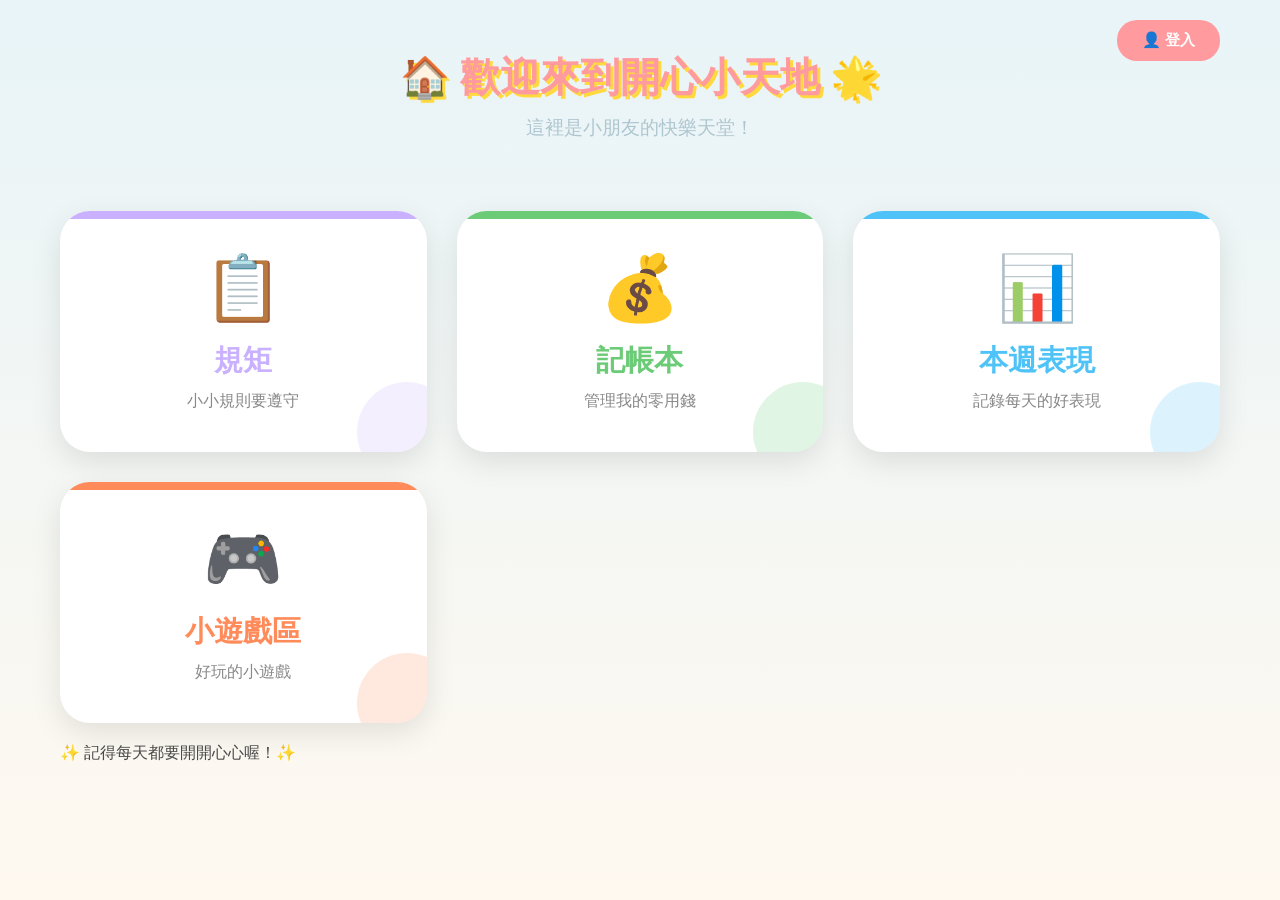
<file: index.html>
<!DOCTYPE html>
<html lang="zh-TW">
<head>
    <meta charset="UTF-8">
    <meta name="viewport" content="width=device-width, initial-scale=1.0">
    <title>小朋友的開心小天地 ✨</title>
    <link rel="stylesheet" href="styles.css">
</head>
<body>
    <div class="ocean-bg">
        <div class="bubble"></div>
        <div class="bubble"></div>
        <div class="bubble"></div>
        <div class="bubble"></div>
        <div class="bubble"></div>
    </div>

    <div class="container">
        <header class="header">
            <!-- 右上角用戶區域 -->
            <div class="header-user">
                <div id="loggedOut" class="logged-out">
                    <a href="login.html" class="header-login-btn">👤 登入</a>
                </div>
                <div id="loggedIn" class="logged-in" style="display: none;">
                    <span id="headerUserName"></span>
                    <button class="header-logout-btn" onclick="logout()">🚪 登出</button>
                </div>
            </div>

            <h1 class="title">
                <span class="title-icon">🏠</span>
                歡迎來到開心小天地
                <span class="title-icon">🌟</span>
            </h1>
            <p class="subtitle" id="welcomeText">這裡是小朋友的快樂天堂！</p>
        </header>

        <nav class="menu" id="mainMenu">
            <a href="rules.html" class="menu-card rules-card">
                <div class="card-icon">📋</div>
                <h2 class="card-title">規矩</h2>
                <p class="card-desc">小小規則要遵守</p>
                <div class="card-decoration"></div>
            </a>

            <a href="ledger.html" class="menu-card ledger-card">
                <div class="card-icon">💰</div>
                <h2 class="card-title">記帳本</h2>
                <p class="card-desc">管理我的零用錢</p>
                <div class="card-decoration"></div>
            </a>

            <a href="performance.html" class="menu-card performance-card">
                <div class="card-icon">📊</div>
                <h2 class="card-title">本週表現</h2>
                <p class="card-desc">記錄每天的好表現</p>
                <div class="card-decoration"></div>
            </a>

            <a href="games.html" class="menu-card games-card">
                <div class="card-icon">🎮</div>
                <h2 class="card-title">小遊戲區</h2>
                <p class="card-desc">好玩的小遊戲</p>
                <div class="card-decoration"></div>
            </a>
        </nav>

        <footer class="footer">
            <p>✨ 記得每天都要開開心心喔！✨</p>
        </footer>
    </div>

    <script src="script.js"></script>
    <script>
        // 檢查登入狀態
        checkLoginStatus();
    </script>
</body>
</html>
</file>
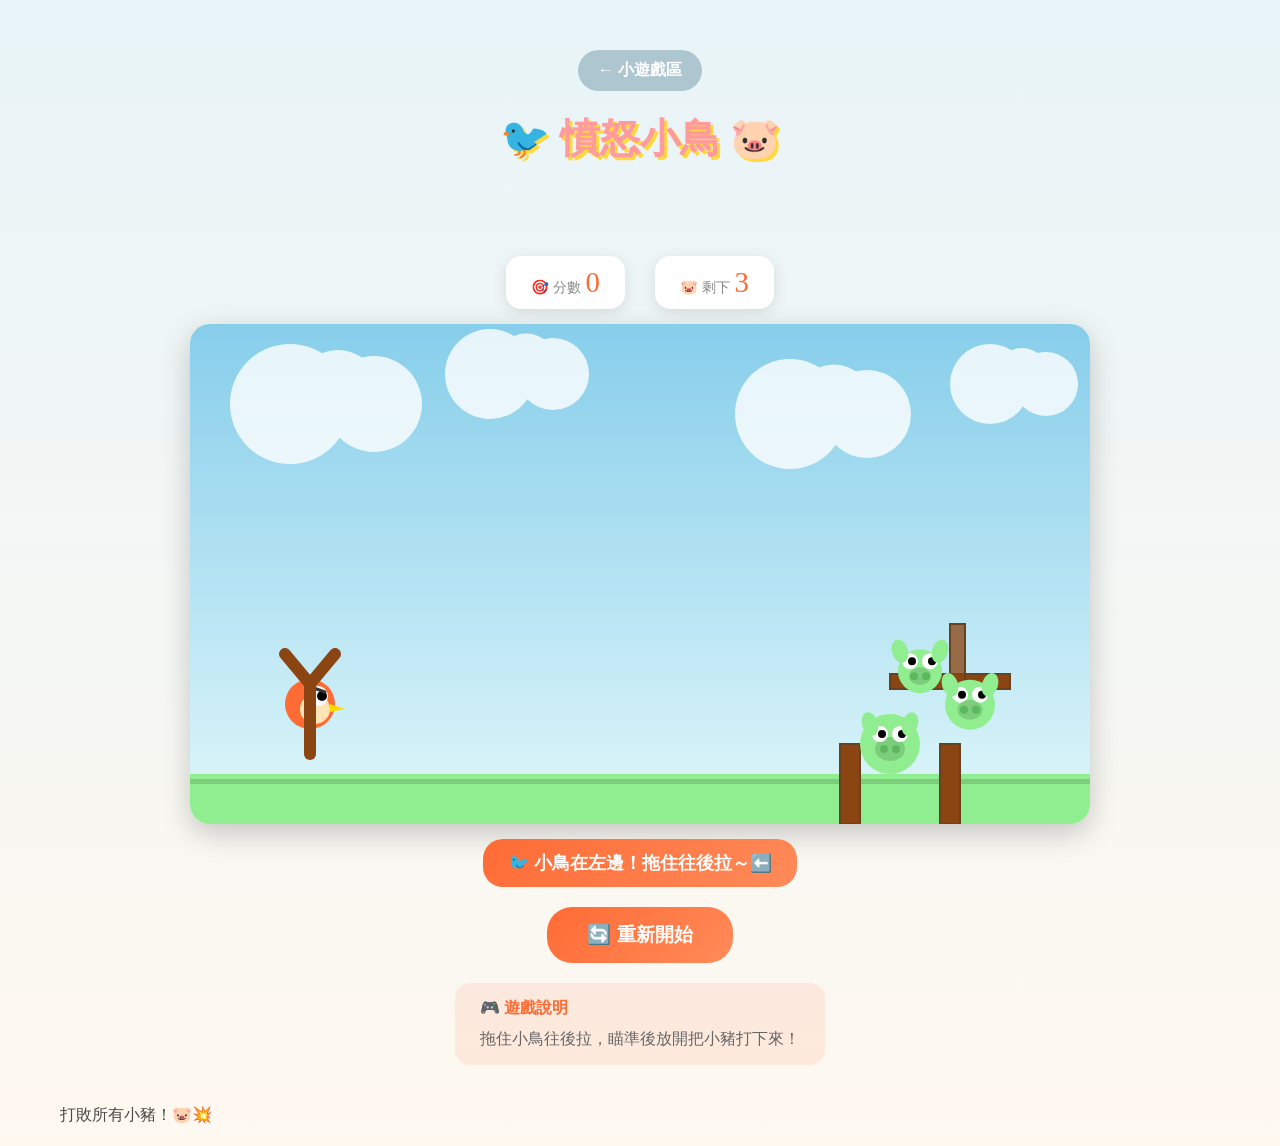
<file: angry-birds.html>
<!DOCTYPE html>
<html lang="zh-TW">
<head>
    <meta charset="UTF-8">
    <meta name="viewport" content="width=device-width, initial-scale=1.0">
    <title>憤怒小鳥 - 開心小天地 ✨</title>
    <link rel="stylesheet" href="styles.css">
    <style>
        .angry-game-container {
            display: flex;
            flex-direction: column;
            align-items: center;
            padding: 20px;
        }

        .game-info {
            display: flex;
            gap: 30px;
            margin-bottom: 15px;
        }

        .game-info-item {
            padding: 10px 25px;
            background: white;
            border-radius: 15px;
            box-shadow: 0 4px 15px rgba(0,0,0,0.1);
            text-align: center;
        }

        .game-info-item span:first-child {
            font-size: 0.9rem;
            color: #888;
        }

        .game-info-item span:last-child {
            font-family: 'Comic Sans MS', cursive;
            font-size: 1.8rem;
            color: #FF6B35;
        }

        .game-canvas {
            border-radius: 20px;
            box-shadow: 0 10px 30px rgba(0,0,0,0.2);
            cursor: crosshair;
        }

        .game-controls {
            margin-top: 20px;
        }

        .restart-btn {
            padding: 15px 40px;
            background: linear-gradient(135deg, #FF6B35, #FF8B5A);
            color: white;
            border: none;
            border-radius: 25px;
            font-size: 1.2rem;
            font-weight: bold;
            cursor: pointer;
            transition: transform 0.2s;
        }

        .restart-btn:hover {
            transform: scale(1.05);
        }

        .instructions {
            margin-top: 20px;
            padding: 15px 25px;
            background: rgba(255, 107, 53, 0.1);
            border-radius: 15px;
            color: #666;
        }

        .instructions h4 {
            margin-bottom: 10px;
            color: #FF6B35;
        }

        .bird-hint {
            margin-top: 15px;
            padding: 12px 25px;
            background: linear-gradient(135deg, #FF6B35, #FF8B5A);
            color: white;
            border-radius: 20px;
            font-size: 1.1rem;
            font-weight: bold;
            animation: bounceHint 2s ease-in-out infinite;
        }

        @keyframes bounceHint {
            0%, 100% { transform: translateY(0); }
            50% { transform: translateY(-10px); }
        }
    </style>
</head>
<body>
    <div class="ocean-bg">
        <div class="bubble"></div>
        <div class="bubble"></div>
        <div class="bubble"></div>
        <div class="bubble"></div>
    </div>

    <div class="container">
        <header class="header">
            <a href="games.html" class="back-btn">← 小遊戲區</a>
            <h1 class="title">
                <span class="title-icon">🐦</span>
                憤怒小鳥
                <span class="title-icon">🐷</span>
            </h1>
        </header>

        <main class="content">
            <div class="angry-game-container">
                <!-- 遊戲資訊 -->
                <div class="game-info">
                    <div class="game-info-item">
                        <span>🎯 分數</span>
                        <span id="score">0</span>
                    </div>
                    <div class="game-info-item">
                        <span>🐷 剩下</span>
                        <span id="pigs-left">3</span>
                    </div>
                </div>

                <!-- 遊戲畫布 -->
                <canvas id="gameCanvas" class="game-canvas" width="900" height="500"></canvas>

                <!-- 小鳥提示 -->
                <div id="bird-hint" class="bird-hint">
                    🐦 小鳥在左邊！拖住往後拉～⬅️
                </div>

                <!-- 控制按鈕 -->
                <div class="game-controls">
                    <button class="restart-btn" onclick="restartGame()">🔄 重新開始</button>
                </div>

                <!-- 說明 -->
                <div class="instructions">
                    <h4>🎮 遊戲說明</h4>
                    <p>拖住小鳥往後拉，瞄準後放開把小豬打下來！</p>
                </div>
            </div>
        </main>

        <footer class="footer">
            <p>打敗所有小豬！🐷💥</p>
        </footer>
    </div>

    <script>
        // 遊戲變數
        const canvas = document.getElementById('gameCanvas');
        const ctx = canvas.getContext('2d');
        let score = 0;
        let isDragging = false;
        let gameWon = false;
        let birdReleased = false;

        // 彈弓位置
        const slingshot = {
            x: 120,
            y: 380,
            width: 20,
            height: 100
        };

        // 小鳥
        let bird = {
            x: slingshot.x,
            y: slingshot.y,
            radius: 25,
            vx: 0,
            vy: 0,
            gravity: 0.4,
            elasticity: 0.6,
            isFlying: false,
            inSlingshot: true,
            startX: slingshot.x,
            startY: slingshot.y
        };

        // 小豬陣列
        let pigs = [];
        let structures = [];

        // 初始化遊戲
        function initGame() {
            score = 0;
            gameWon = false;
            birdReleased = false;
            bird = {
                x: slingshot.x,
                y: slingshot.y,
                radius: 25,
                vx: 0,
                vy: 0,
                gravity: 0.4,
                elasticity: 0.6,
                isFlying: false,
                inSlingshot: true,
                startX: slingshot.x,
                startY: slingshot.y
            };

            // 創建小豬
            pigs = [
                { x: 700, y: 400, radius: 30, alive: true, vx: 0, vy: 0 },
                { x: 780, y: 350, radius: 25, alive: true, vx: 0, vy: 0 },
                { x: 730, y: 280, radius: 22, alive: true, vx: 0, vy: 0 }
            ];

            // 創建建築結構（木塊）
            structures = [
                { x: 650, y: 420, width: 20, height: 80, type: 'wood', hp: 3 },
                { x: 750, y: 420, width: 20, height: 80, type: 'wood', hp: 3 },
                { x: 700, y: 350, width: 120, height: 15, type: 'wood', hp: 3 },
                { x: 760, y: 300, width: 15, height: 60, type: 'wood', hp: 2 }
            ];

            updateUI();
        }

        // 更新 UI
        function updateUI() {
            document.getElementById('score').textContent = score;
            const pigsLeft = pigs.filter(p => p.alive).length;
            document.getElementById('pigs-left').textContent = pigsLeft;

            if (pigsLeft === 0 && !gameWon) {
                gameWon = true;
                setTimeout(() => {
                    alert('🎉 恭喜過關！\n\n得分：' + score + '\n\n' + getEncouragement(score));
                }, 500);
            }
        }

        function getEncouragement(score) {
            if (score >= 300) return '🌟 太厲害了！你是憤怒小鳥高手！';
            if (score >= 200) return '👏 表現很棒！繼續加油！';
            if (score >= 100) return '😊 不錯喔！多練習會更好！';
            return '💪 再接再厲！下一次會更好！';
        }

        // 畫圖
        function draw() {
            // 天空漸變
            const gradient = ctx.createLinearGradient(0, 0, 0, canvas.height);
            gradient.addColorStop(0, '#87CEEB');
            gradient.addColorStop(1, '#E0F7FA');
            ctx.fillStyle = gradient;
            ctx.fillRect(0, 0, canvas.width, canvas.height);

            // 畫雲朵
            drawCloud(100, 80, 60);
            drawCloud(300, 50, 45);
            drawCloud(600, 90, 55);
            drawCloud(800, 60, 40);

            // 畫草地
            ctx.fillStyle = '#90EE90';
            ctx.fillRect(0, 450, canvas.width, 50);
            ctx.fillStyle = '#7CCD7C';
            ctx.fillRect(0, 455, canvas.width, 5);

            // 畫小鳥（在彈弓前面）
            drawBird();

            // 畫彈弓
            drawSlingshot();

            // 畫建築結構
            structures.forEach(s => drawStructure(s));

            // 畫小豬
            pigs.forEach(p => {
                if (p.alive) drawPig(p);
            });

            // 畫拖曳線（如果在拖曳）
            if (isDragging && bird.inSlingshot) {
                ctx.strokeStyle = '#8B4513';
                ctx.lineWidth = 4;
                ctx.beginPath();
                ctx.moveTo(slingshot.x, slingshot.y);
                ctx.lineTo(bird.x, bird.y);
                ctx.stroke();
            }

            requestAnimationFrame(draw);
        }

        function drawCloud(x, y, size) {
            ctx.fillStyle = 'rgba(255, 255, 255, 0.8)';
            ctx.beginPath();
            ctx.arc(x, y, size, 0, Math.PI * 2);
            ctx.arc(x + size * 0.8, y - size * 0.2, size * 0.7, 0, Math.PI * 2);
            ctx.arc(x + size * 1.4, y, size * 0.8, 0, Math.PI * 2);
            ctx.fill();
        }

        function drawSlingshot() {
            // Y形彈弓
            ctx.strokeStyle = '#8B4513';
            ctx.lineWidth = 12;
            ctx.lineCap = 'round';

            // 主幹
            ctx.beginPath();
            ctx.moveTo(slingshot.x, slingshot.y + 50);
            ctx.lineTo(slingshot.x, slingshot.y - 20);
            ctx.stroke();

            // 左叉
            ctx.beginPath();
            ctx.moveTo(slingshot.x, slingshot.y - 20);
            ctx.lineTo(slingshot.x - 25, slingshot.y - 50);
            ctx.stroke();

            // 右叉
            ctx.beginPath();
            ctx.moveTo(slingshot.x, slingshot.y - 20);
            ctx.lineTo(slingshot.x + 25, slingshot.y - 50);
            ctx.stroke();
        }

        function drawBird() {
            ctx.save();

            // 身體
            ctx.fillStyle = '#FF6B35';
            ctx.beginPath();
            ctx.arc(bird.x, bird.y, bird.radius, 0, Math.PI * 2);
            ctx.fill();

            // 肚子
            ctx.fillStyle = '#FFE4B5';
            ctx.beginPath();
            ctx.arc(bird.x + 5, bird.y + 5, bird.radius * 0.6, 0, Math.PI * 2);
            ctx.fill();

            // 眼睛
            ctx.fillStyle = 'white';
            ctx.beginPath();
            ctx.arc(bird.x + 8, bird.y - 8, 10, 0, Math.PI * 2);
            ctx.fill();

            ctx.fillStyle = 'black';
            ctx.beginPath();
            ctx.arc(bird.x + 12, bird.y - 8, 5, 0, Math.PI * 2);
            ctx.fill();

            // 眉毛（憤怒表情）
            ctx.strokeStyle = '#333';
            ctx.lineWidth = 3;
            ctx.beginPath();
            ctx.moveTo(bird.x - 2, bird.y - 18);
            ctx.lineTo(bird.x + 15, bird.y - 12);
            ctx.stroke();

            // 嘴巴
            ctx.fillStyle = '#FFD700';
            ctx.beginPath();
            ctx.moveTo(bird.x + 20, bird.y);
            ctx.lineTo(bird.x + 35, bird.y + 5);
            ctx.lineTo(bird.x + 20, bird.y + 8);
            ctx.fill();

            ctx.restore();
        }

        function drawPig(pig) {
            ctx.save();

            // 身體
            ctx.fillStyle = '#90EE90';
            ctx.beginPath();
            ctx.arc(pig.x, pig.y, pig.radius, 0, Math.PI * 2);
            ctx.fill();

            // 鼻子
            ctx.fillStyle = '#7CCD7C';
            ctx.beginPath();
            ctx.ellipse(pig.x, pig.y + 5, pig.radius * 0.5, pig.radius * 0.4, 0, 0, Math.PI * 2);
            ctx.fill();

            // 鼻孔
            ctx.fillStyle = '#5CB85C';
            ctx.beginPath();
            ctx.arc(pig.x - 6, pig.y + 5, 4, 0, Math.PI * 2);
            ctx.arc(pig.x + 6, pig.y + 5, 4, 0, Math.PI * 2);
            ctx.fill();

            // 眼睛
            ctx.fillStyle = 'white';
            ctx.beginPath();
            ctx.arc(pig.x - 10, pig.y - 10, 8, 0, Math.PI * 2);
            ctx.arc(pig.x + 10, pig.y - 10, 8, 0, Math.PI * 2);
            ctx.fill();

            ctx.fillStyle = 'black';
            ctx.beginPath();
            ctx.arc(pig.x - 8, pig.y - 10, 4, 0, Math.PI * 2);
            ctx.arc(pig.x + 12, pig.y - 10, 4, 0, Math.PI * 2);
            ctx.fill();

            // 耳朵
            ctx.fillStyle = '#90EE90';
            ctx.beginPath();
            ctx.ellipse(pig.x - 20, pig.y - 20, 8, 12, -0.3, 0, Math.PI * 2);
            ctx.ellipse(pig.x + 20, pig.y - 20, 8, 12, 0.3, 0, Math.PI * 2);
            ctx.fill();

            ctx.restore();
        }

        function drawStructure(s) {
            ctx.save();

            if (s.type === 'wood') {
                const alpha = 0.3 + (s.hp / 3) * 0.7;
                ctx.fillStyle = `rgba(139, 69, 19, ${alpha})`;
            }

            ctx.fillRect(s.x, s.y, s.width, s.height);
            ctx.strokeStyle = '#654321';
            ctx.lineWidth = 2;
            ctx.strokeRect(s.x, s.y, s.width, s.height);

            ctx.restore();
        }

        // 物理更新
        function update() {
            if (bird.isFlying) {
                // 重力
                bird.vy += bird.gravity;
                bird.x += bird.vx;
                bird.y += bird.vy;

                // 邊界碰撞
                if (bird.x < bird.radius || bird.x > canvas.width - bird.radius) {
                    bird.vx *= -0.5;
                    bird.x = Math.max(bird.radius, Math.min(canvas.width - bird.radius, bird.x));
                }
                if (bird.y > canvas.height - 50) {
                    bird.vy *= -0.5;
                    bird.y = canvas.height - 55;
                    bird.vx *= 0.8;

                    // 停止
                    if (Math.abs(bird.vx) < 0.5 && Math.abs(bird.vy) < 0.5) {
                        bird.isFlying = false;
                        setTimeout(() => {
                            if (!gameWon) resetBird();
                        }, 1000);
                    }
                }
            }

            // 小豬物理
            pigs.forEach(pig => {
                if (pig.alive) {
                    pig.vy += 0.5;
                    pig.x += pig.vx;
                    pig.y += pig.vy;
                    pig.vx *= 0.95;

                    // 地面碰撞
                    if (pig.y > 450 - pig.radius) {
                        pig.y = 450 - pig.radius;
                        pig.vy *= -0.3;
                        pig.vx *= 0.8;
                    }

                    // 結構碰撞
                    structures.forEach(s => {
                        if (pig.x + pig.radius > s.x && pig.x - pig.radius < s.x + s.width &&
                            pig.y + pig.radius > s.y && pig.y - pig.radius < s.y + s.height) {
                            // 簡單的碰撞響應
                            pig.vx *= -0.5;
                            pig.vy *= -0.3;
                        }
                    });

                    // 檢查被鳥打到
                    if (bird.isFlying) {
                        const dx = bird.x - pig.x;
                        const dy = bird.y - pig.y;
                        const dist = Math.sqrt(dx * dx + dy * dy);

                        if (dist < bird.radius + pig.radius + 10) {
                            pig.alive = false;
                            bird.vx *= 0.5;
                            bird.vy *= 0.3;
                            score += 100;
                            updateUI();

                            // 小豬飛出去
                            pig.vx = bird.vx * 0.8;
                            pig.vy = bird.vy * 0.8 - 5;
                        }
                    }
                } else {
                    // 死亡的小豬飛行
                    pig.vy += 0.5;
                    pig.x += pig.vx;
                    pig.y += pig.vy;
                }
            });

            requestAnimationFrame(update);
        }

        // 滑鼠事件
        canvas.addEventListener('mousedown', (e) => {
            if (bird.inSlingshot) {
                const rect = canvas.getBoundingClientRect();
                const x = e.clientX - rect.left;
                const y = e.clientY - rect.top;

                const dx = x - bird.x;
                const dy = y - bird.y;
                const dist = Math.sqrt(dx * dx + dy * dy);

                if (dist < bird.radius + 20) {
                    isDragging = true;
                }
            }
        });

        canvas.addEventListener('mousemove', (e) => {
            if (isDragging && bird.inSlingshot) {
                const rect = canvas.getBoundingClientRect();
                let x = e.clientX - rect.left;
                let y = e.clientY - rect.top;

                // 限制拖曳範圍
                const maxDrag = 100;
                const dx = x - slingshot.x;
                const dy = y - slingshot.y;
                const dist = Math.sqrt(dx * dx + dy * dy);

                if (dist > maxDrag) {
                    x = slingshot.x + dx * maxDrag / dist;
                    y = slingshot.y + dy * maxDrag / dist;
                }

                // 只允許往後拉（左後方）
                if (x > slingshot.x + 20) {
                    x = slingshot.x + 20;
                }

                bird.x = x;
                bird.y = y;
            }
        });

        canvas.addEventListener('mouseup', () => {
            if (isDragging && bird.inSlingshot) {
                isDragging = false;

                // 計算發射速度
                const dx = slingshot.x - bird.x;
                const dy = slingshot.y - bird.y;

                // 最小發射速度
                if (dx > 10 || Math.abs(dy) > 10) {
                    bird.vx = dx * 0.15;
                    bird.vy = dy * 0.15;
                    bird.isFlying = true;
                    bird.inSlingshot = false;
                    birdReleased = true;
                } else {
                    // 重置位置
                    bird.x = slingshot.x;
                    bird.y = slingshot.y;
                }
            }
        });

        // 觸控支援
        canvas.addEventListener('touchstart', (e) => {
            e.preventDefault();
            const touch = e.touches[0];
            const mouseEvent = new MouseEvent('mousedown', {
                clientX: touch.clientX,
                clientY: touch.clientY
            });
            canvas.dispatchEvent(mouseEvent);
        });

        canvas.addEventListener('touchmove', (e) => {
            e.preventDefault();
            const touch = e.touches[0];
            const mouseEvent = new MouseEvent('mousemove', {
                clientX: touch.clientX,
                clientY: touch.clientY
            });
            canvas.dispatchEvent(mouseEvent);
        });

        canvas.addEventListener('touchend', (e) => {
            e.preventDefault();
            canvas.dispatchEvent(new MouseEvent('mouseup'));
        });

        function resetBird() {
            if (!gameWon) {
                bird.x = slingshot.x;
                bird.y = slingshot.y;
                bird.vx = 0;
                bird.vy = 0;
                bird.isFlying = false;
                bird.inSlingshot = true;
                birdReleased = false;
            }
        }

        function restartGame() {
            initGame();
        }

        // 啟動遊戲
        initGame();
        draw();
        update();
    </script>
</body>
</html>
</file>
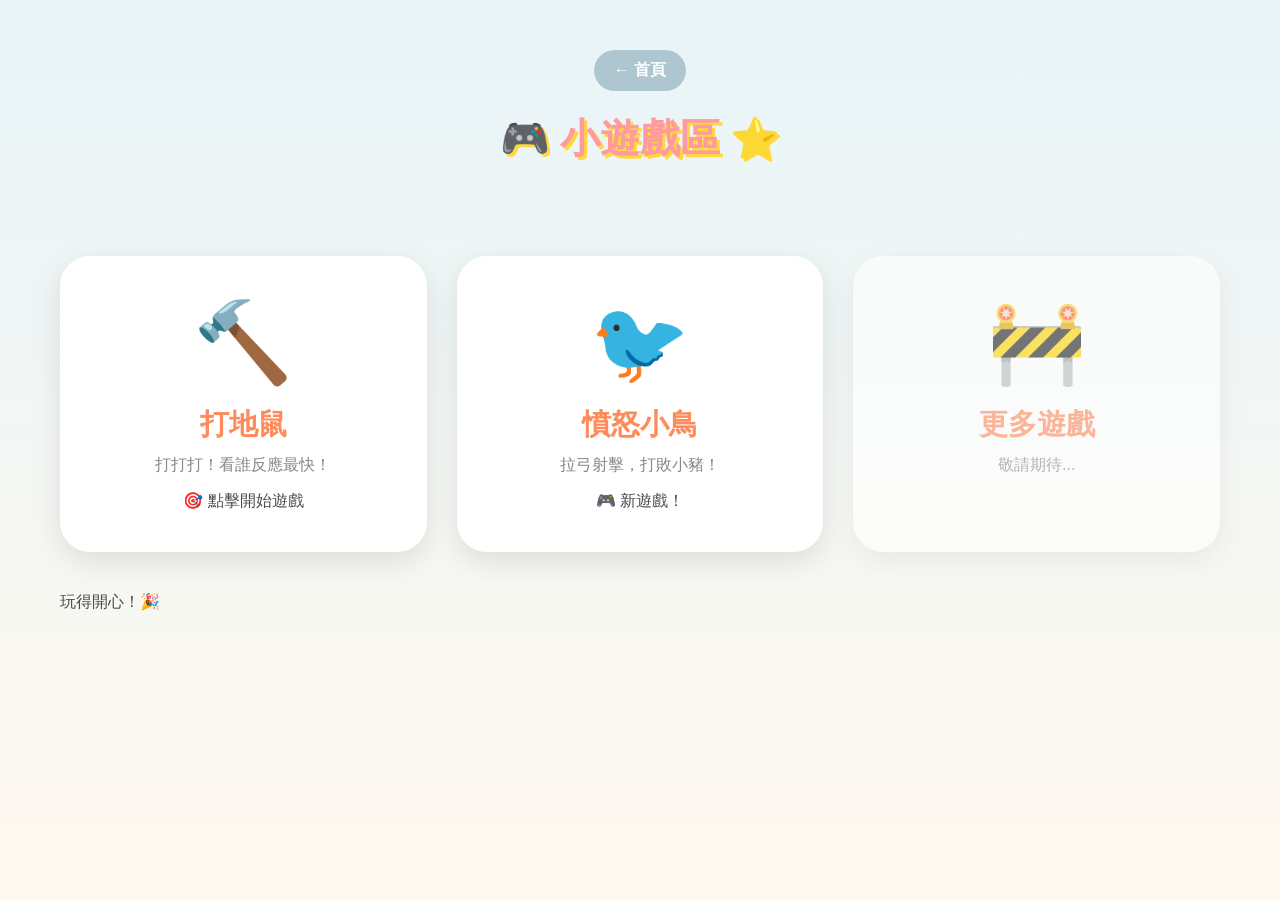
<file: games.html>
<!DOCTYPE html>
<html lang="zh-TW">
<head>
    <meta charset="UTF-8">
    <meta name="viewport" content="width=device-width, initial-scale=1.0">
    <title>小遊戲區 - 開心小天地 ✨</title>
    <link rel="stylesheet" href="styles.css">
</head>
<body>
    <div class="ocean-bg">
        <div class="bubble"></div>
        <div class="bubble"></div>
        <div class="bubble"></div>
        <div class="bubble"></div>
    </div>

    <div class="container">
        <header class="header">
            <a href="index.html" class="back-btn">← 首頁</a>
            <h1 class="title">
                <span class="title-icon">🎮</span>
                小遊戲區
                <span class="title-icon">⭐</span>
            </h1>
        </header>

        <main class="content">
            <!-- 遊戲選擇 -->
            <section class="game-menu">
                <div class="game-card active" onclick="location.href='mole-game.html'">
                    <div class="game-icon">🔨</div>
                    <h2>打地鼠</h2>
                    <p>打打打！看誰反應最快！</p>
                    <span class="play-hint">🎯 點擊開始遊戲</span>
                </div>

                <div class="game-card active" onclick="location.href='angry-birds.html'">
                    <div class="game-icon">🐦</div>
                    <h2>憤怒小鳥</h2>
                    <p>拉弓射擊，打敗小豬！</p>
                    <span class="play-hint">🎮 新遊戲！</span>
                </div>

                <div class="game-card coming-soon">
                    <div class="game-icon">🚧</div>
                    <h2>更多遊戲</h2>
                    <p>敬請期待...</p>
                </div>
            </section>
        </main>

        <footer class="footer">
            <p>玩得開心！🎉</p>
        </footer>
    </div>
</body>
</html>
</file>
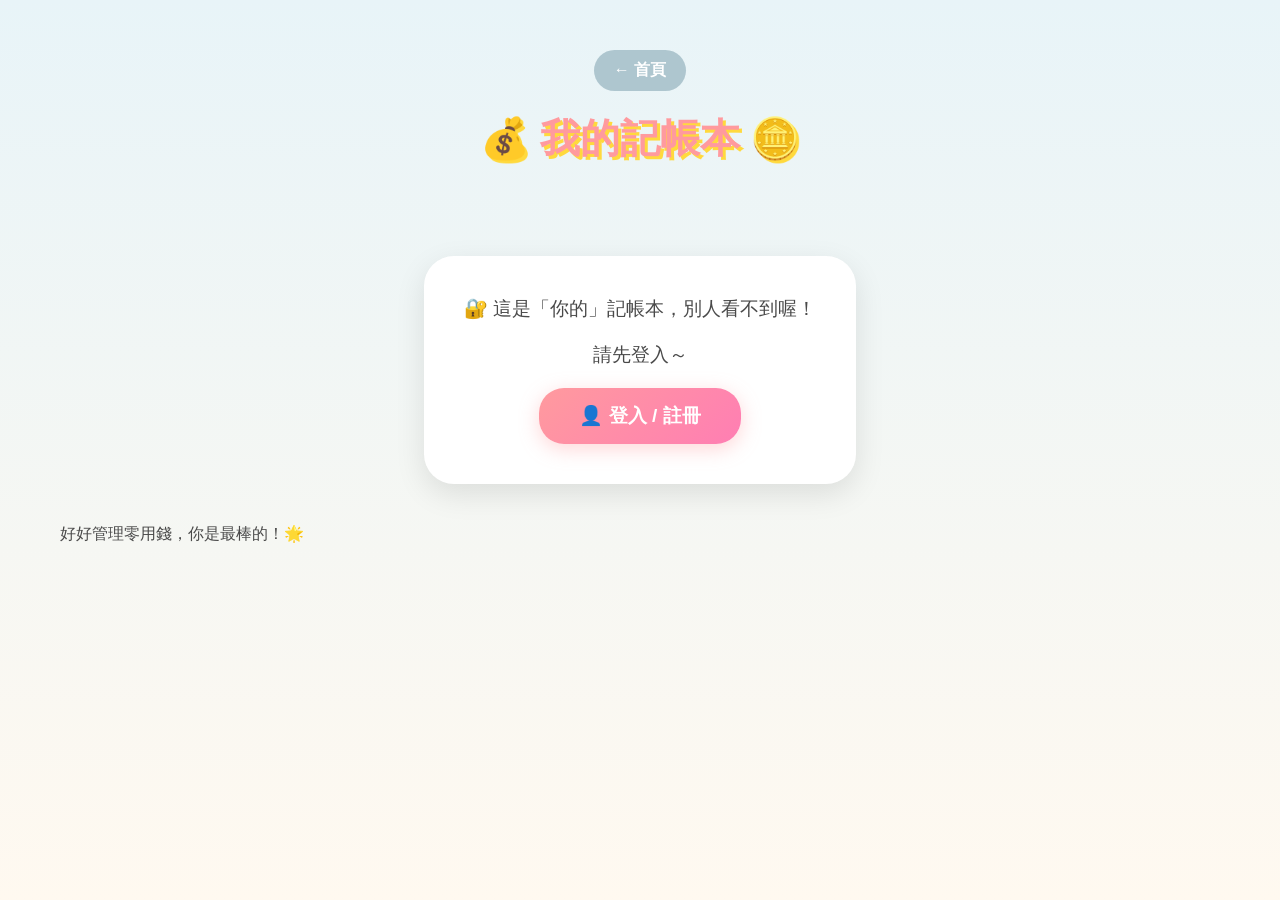
<file: ledger.html>
<!DOCTYPE html>
<html lang="zh-TW">
<head>
    <meta charset="UTF-8">
    <meta name="viewport" content="width=device-width, initial-scale=1.0">
    <title>記帳本 - 開心小天地 ✨</title>
    <link rel="stylesheet" href="styles.css">
</head>
<body>
    <div class="ocean-bg">
        <div class="bubble"></div>
        <div class="bubble"></div>
        <div class="bubble"></div>
        <div class="bubble"></div>
    </div>

    <div class="container">
        <header class="header">
            <a href="index.html" class="back-btn">← 首頁</a>
            <h1 class="title">
                <span class="title-icon">💰</span>
                我的記帳本
                <span class="title-icon">🪙</span>
            </h1>
            <div id="userInfo" class="user-info" style="display: none;">
                <span id="userName"></span>
                <button class="logout-btn" onclick="logout()">🚪 登出</button>
            </div>
        </header>

        <!-- 未登入提示 -->
        <div id="notLoggedIn" class="login-prompt" style="display: none;">
            <div class="login-box">
                <p>🔐 這是「你的」記帳本，別人看不到喔！</p>
                <p>請先登入～</p>
                <a href="login.html" class="login-btn">👤 登入 / 註冊</a>
            </div>
        </div>

        <!-- 已登入時顯示的內容 -->
        <main class="content" id="ledgerContent" style="display: none;">
            <!-- 加入新紀錄 -->
            <section class="add-record">
                <h2>➕ 加入新紀錄</h2>
                <div class="form-group">
                    <label>📅 日期</label>
                    <input type="date" id="date" class="input-field">
                </div>
                <div class="form-group">
                    <label>💵 金額</label>
                    <input type="number" id="amount" class="input-field" placeholder="多少錢？" min="0">
                </div>
                <div class="form-group">
                    <label>類型</label>
                    <div class="type-buttons">
                        <button class="type-btn income-btn active" data-type="income">💰 收入</button>
                        <button class="type-btn expense-btn" data-type="expense">💸 支出</button>
                    </div>
                </div>
                <button class="add-btn" id="addBtn">✨ 加入記錄</button>
            </section>

            <!-- 總餘額 -->
            <section class="balance-section">
                <div class="balance-card">
                    <span class="balance-label">💎 <span id="userDisplayName"></span> 的總共存了多少？</span>
                    <span class="balance-amount" id="totalBalance">$0</span>
                </div>
            </section>

            <!-- 記錄列表 -->
            <section class="records-list">
                <h2>📒 <span id="userDisplayName2"></span> 的記錄</h2>
                <div id="recordsContainer" class="records-container">
                    <p class="empty-message">還沒有記錄喔！加一筆吧～ 🎈</p>
                </div>
            </section>
        </main>

        <footer class="footer">
            <p>好好管理零用錢，你是最棒的！🌟</p>
        </footer>
    </div>

    <script src="script.js"></script>
    <script>
        // 檢查登入狀態
        checkLoginForLedger();
    </script>
</body>
</html>
</file>
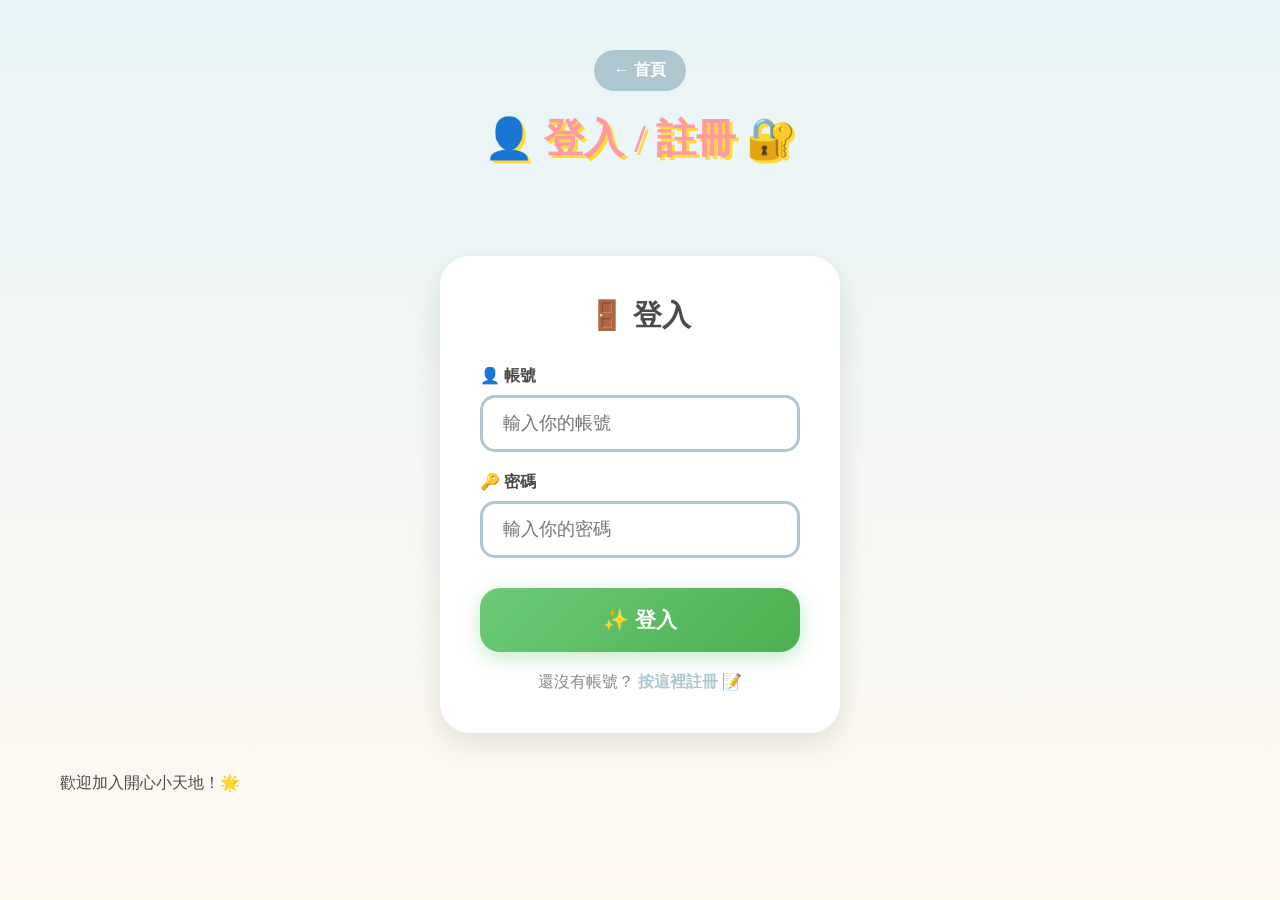
<file: login.html>
<!DOCTYPE html>
<html lang="zh-TW">
<head>
    <meta charset="UTF-8">
    <meta name="viewport" content="width=device-width, initial-scale=1.0">
    <title>登入 - 開心小天地 ✨</title>
    <link rel="stylesheet" href="styles.css">
</head>
<body>
    <div class="ocean-bg">
        <div class="bubble"></div>
        <div class="bubble"></div>
        <div class="bubble"></div>
    </div>

    <div class="container">
        <header class="header">
            <a href="index.html" class="back-btn">← 首頁</a>
            <h1 class="title">
                <span class="title-icon">👤</span>
                登入 / 註冊
                <span class="title-icon">🔐</span>
            </h1>
        </header>

        <main class="content">
            <!-- 登入表單 -->
            <section class="auth-section" id="loginSection">
                <div class="auth-box">
                    <h2>🚪 登入</h2>
                    <div class="form-group">
                        <label>👤 帳號</label>
                        <input type="text" id="loginUsername" class="input-field" placeholder="輸入你的帳號">
                    </div>
                    <div class="form-group">
                        <label>🔑 密碼</label>
                        <input type="password" id="loginPassword" class="input-field" placeholder="輸入你的密碼">
                    </div>
                    <button class="auth-btn login-auth-btn">✨ 登入</button>
                    <p class="auth-switch">
                        還沒有帳號？
                        <a href="#" onclick="showRegister()">按這裡註冊 📝</a>
                    </p>
                </div>
            </section>

            <!-- 註冊表單 -->
            <section class="auth-section" id="registerSection" style="display: none;">
                <div class="auth-box">
                    <h2>📝 註冊新帳號</h2>
                    <div class="form-group">
                        <label>👤 想要叫什麼名字？</label>
                        <input type="text" id="regUsername" class="input-field" placeholder="取一個好聽的暱稱">
                    </div>
                    <div class="form-group">
                        <label>🔑 密碼</label>
                        <input type="password" id="regPassword" class="input-field" placeholder="設定一個密碼">
                    </div>
                    <div class="form-group">
                        <label>🔑 再次輸入密碼</label>
                        <input type="password" id="regPasswordConfirm" class="input-field" placeholder="再輸入一次確認">
                    </div>
                    <button class="auth-btn register-auth-btn" onclick="register()">✨ 完成註冊</button>
                    <p class="auth-switch">
                        已經有帳號了？
                        <a href="#" onclick="showLogin()">按這裡登入 🚪</a>
                    </p>
                </div>
            </section>

            <!-- 錯誤/成功訊息 -->
            <div id="authMessage" class="auth-message" style="display: none;"></div>
        </main>

        <footer class="footer">
            <p>歡迎加入開心小天地！🌟</p>
        </footer>
    </div>

    <script src="script.js"></script>
    <script>
        // 如果已經登入，直接跳轉到首頁
        if (getCurrentUser()) {
            window.location.href = 'index.html';
        }
    </script>
</body>
</html>
</file>
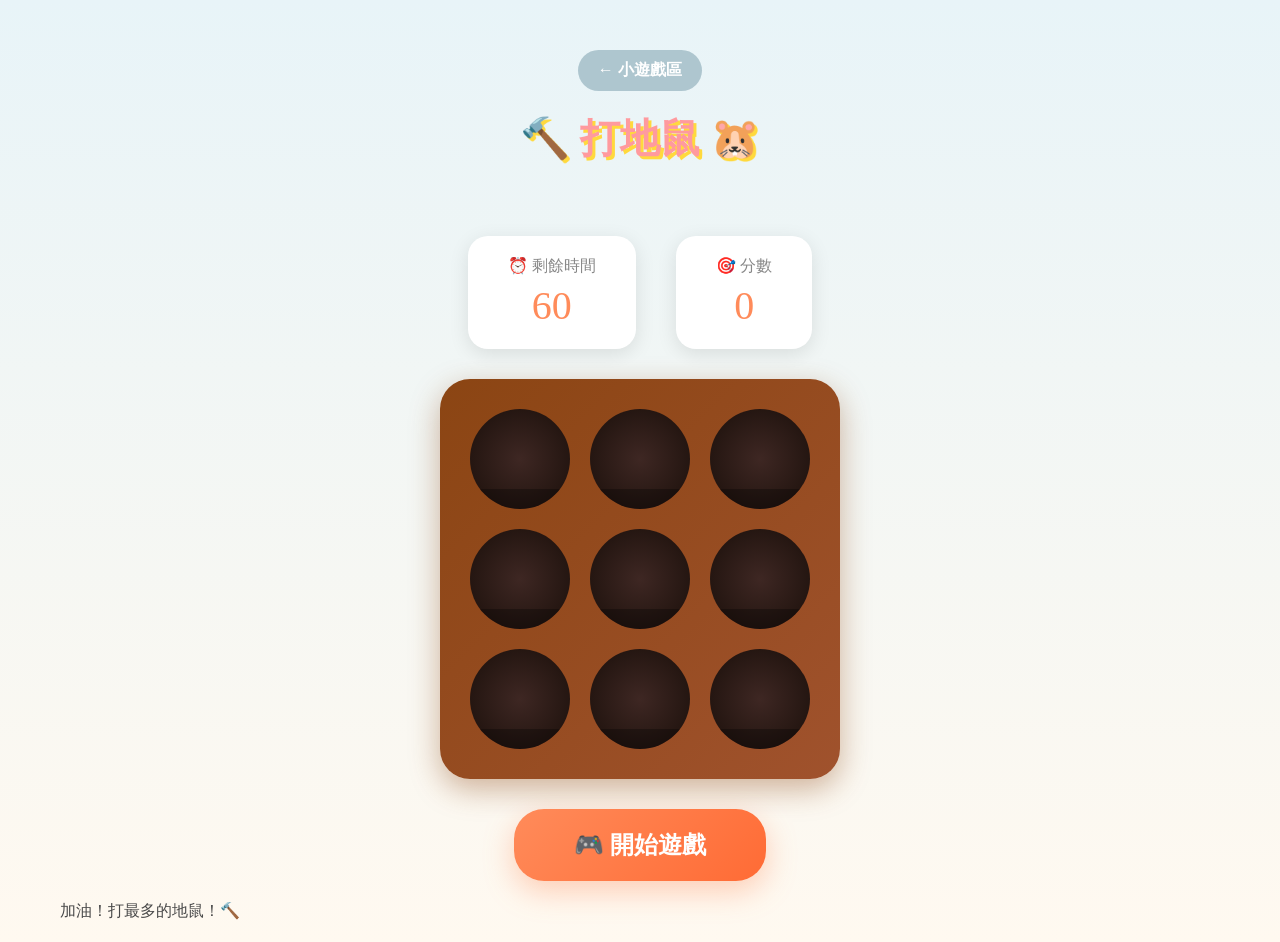
<file: mole-game.html>
<!DOCTYPE html>
<html lang="zh-TW">
<head>
    <meta charset="UTF-8">
    <meta name="viewport" content="width=device-width, initial-scale=1.0">
    <title>打地鼠 - 開心小天地 ✨</title>
    <link rel="stylesheet" href="styles.css">
    <style>
        /* 游戏专用样式 */
        .game-info {
            display: flex;
            justify-content: center;
            gap: 40px;
            margin-bottom: 30px;
        }

        .info-item {
            display: flex;
            flex-direction: column;
            align-items: center;
            gap: 5px;
            padding: 20px 40px;
            background: white;
            border-radius: 20px;
            box-shadow: 0 5px 20px rgba(0,0,0,0.1);
        }

        .info-label {
            font-size: 1rem;
            color: #888;
        }

        .info-value {
            font-family: 'Comic Sans MS', cursive;
            font-size: 2.5rem;
            color: #FF8B5A;
        }

        .game-area {
            display: flex;
            justify-content: center;
            margin-bottom: 30px;
        }

        .mole-board {
            display: grid;
            grid-template-columns: repeat(3, 1fr);
            gap: 20px;
            padding: 30px;
            background: linear-gradient(135deg, #8B4513, #A0522D);
            border-radius: 30px;
            box-shadow: 0 10px 30px rgba(139, 69, 19, 0.4);
        }

        .mole-hole {
            position: relative;
            width: 100px;
            height: 100px;
            background: radial-gradient(ellipse at center, #3E2723 0%, #1a0f0a 100%);
            border-radius: 50%;
            overflow: hidden;
            cursor: pointer;
        }

        .mole-hole::after {
            content: '';
            position: absolute;
            bottom: 0;
            left: 0;
            right: 0;
            height: 20px;
            background: rgba(0, 0, 0, 0.3);
            border-radius: 0 0 50% 50%;
        }

        .mole {
            position: absolute;
            bottom: -80px;
            left: 50%;
            transform: translateX(-50%);
            width: 70px;
            height: 80px;
            background: radial-gradient(circle at 30% 30%, #D2691E, #8B4513);
            border-radius: 35px 35px 20px 20px;
            transition: bottom 0.15s ease-out;
        }

        .mole::before {
            content: '';
            position: absolute;
            top: 25px;
            left: 15px;
            width: 12px;
            height: 12px;
            background: white;
            border-radius: 50%;
            box-shadow: 28px 0 0 white;
        }

        .mole::after {
            content: '🐹';
            position: absolute;
            top: 45px;
            left: 50%;
            transform: translateX(-50%);
            font-size: 20px;
        }

        .mole-hole.active .mole {
            bottom: 10px;
        }

        .mole-hole.hit {
            animation: hitEffect 0.2s ease-out;
        }

        @keyframes hitEffect {
            0% { transform: scale(1); }
            50% { transform: scale(0.9); }
            100% { transform: scale(1); }
        }

        .game-controls {
            text-align: center;
        }

        .start-game-btn {
            padding: 20px 60px;
            background: linear-gradient(135deg, #FF8B5A, #FF6B35);
            color: white;
            border: none;
            border-radius: 30px;
            font-size: 1.5rem;
            font-weight: bold;
            cursor: pointer;
            transition: transform 0.3s, box-shadow 0.3s;
        }

        .start-game-btn:hover {
            transform: scale(1.05);
            box-shadow: 0 10px 30px rgba(255, 139, 90, 0.5);
        }

        .start-game-btn:disabled {
            background: #ccc;
            cursor: not-allowed;
            transform: none;
            box-shadow: none;
        }

        /* 游戏结束画面 */
        .game-over {
            position: fixed;
            top: 0;
            left: 0;
            width: 100%;
            height: 100%;
            background: rgba(0, 0, 0, 0.8);
            display: none;
            align-items: center;
            justify-content: center;
            z-index: 1000;
        }

        .game-over.show {
            display: flex;
        }

        .game-over-content {
            background: white;
            padding: 50px;
            border-radius: 30px;
            text-align: center;
        }

        .game-over-content h2 {
            font-family: 'Comic Sans MS', cursive;
            font-size: 2.5rem;
            color: #FF8B5A;
            margin-bottom: 20px;
        }

        .final-score {
            font-size: 1.5rem;
            margin-bottom: 15px;
        }

        .final-score span {
            font-family: 'Comic Sans MS', cursive;
            font-size: 3rem;
            color: #FF8B5A;
        }

        .encouragement {
            font-size: 1.2rem;
            color: #888;
            margin-bottom: 30px;
        }

        .play-again-btn {
            display: block;
            width: 100%;
            padding: 18px;
            margin-bottom: 15px;
            background: linear-gradient(135deg, #FF8B5A, #FF6B35);
            color: white;
            border: none;
            border-radius: 20px;
            font-size: 1.2rem;
            font-weight: bold;
            cursor: pointer;
        }

        .back-btn-small {
            display: block;
            width: 100%;
            padding: 18px;
            background: #f0f0f0;
            color: #888;
            border: none;
            border-radius: 20px;
            font-size: 1.2rem;
            cursor: pointer;
        }

        .play-again-btn:hover, .back-btn-small:hover {
            opacity: 0.9;
        }
    </style>
</head>
<body>
    <div class="ocean-bg">
        <div class="bubble"></div>
        <div class="bubble"></div>
        <div class="bubble"></div>
        <div class="bubble"></div>
    </div>

    <div class="container">
        <header class="header">
            <a href="games.html" class="back-btn">← 小遊戲區</a>
            <h1 class="title">
                <span class="title-icon">🔨</span>
                打地鼠
                <span class="title-icon">🐹</span>
            </h1>
        </header>

        <main class="content">
            <!-- 游戏资讯 -->
            <section class="game-info">
                <div class="info-item">
                    <span class="info-label">⏰ 剩餘時間</span>
                    <span id="timer" class="info-value">60</span>
                </div>
                <div class="info-item">
                    <span class="info-label">🎯 分數</span>
                    <span id="score" class="info-value">0</span>
                </div>
            </section>

            <!-- 游戏区域 -->
            <section class="game-area">
                <div class="mole-board">
                    <div class="mole-hole"></div>
                    <div class="mole-hole"></div>
                    <div class="mole-hole"></div>
                    <div class="mole-hole"></div>
                    <div class="mole-hole"></div>
                    <div class="mole-hole"></div>
                    <div class="mole-hole"></div>
                    <div class="mole-hole"></div>
                    <div class="mole-hole"></div>
                </div>
            </section>

            <!-- 开始按钮 -->
            <section class="game-controls">
                <button id="startBtn" class="start-game-btn">🎮 開始遊戲</button>
            </section>

            <!-- 游戏结束画面 -->
            <div id="gameOver" class="game-over">
                <div class="game-over-content">
                    <h2>🎉 遊戲結束！</h2>
                    <p class="final-score">你的分數：<span id="finalScore">0</span> 分</p>
                    <p class="encouragement" id="encouragement"></p>
                    <button class="play-again-btn">🔄 再玩一次</button>
                    <button class="back-btn-small" onclick="location.href='games.html'">🏠 回遊戲區</button>
                </div>
            </div>
        </main>

        <footer class="footer">
            <p>加油！打最多的地鼠！🔨</p>
        </footer>
    </div>

    <script>
        // 打地鼠游戏变量
        let gameTimer = null;
        let score = 0;
        let timeLeft = 60;
        let isPlaying = false;

        // DOM 元素
        const timerEl = document.getElementById('timer');
        const scoreEl = document.getElementById('score');
        const startBtn = document.getElementById('startBtn');
        const gameOverEl = document.getElementById('gameOver');
        const finalScoreEl = document.getElementById('finalScore');
        const encouragementEl = document.getElementById('encouragement');
        const playAgainBtn = document.querySelector('.play-again-btn');

        // 绑定事件
        startBtn.addEventListener('click', startGame);
        playAgainBtn.addEventListener('click', startGame);

        // 绑定地鼠洞点击
        document.querySelectorAll('.mole-hole').forEach(hole => {
            hole.addEventListener('click', function() {
                whackMole(this);
            });
        });

        // 开始游戏
        function startGame() {
            if (isPlaying) return;

            // 重置游戏
            score = 0;
            timeLeft = 60;
            isPlaying = true;

            // 更新显示
            timerEl.textContent = timeLeft;
            scoreEl.textContent = score;
            gameOverEl.classList.remove('show');
            startBtn.disabled = true;
            startBtn.textContent = '🎮 遊戲進行中...';

            // 清除旧的地鼠
            document.querySelectorAll('.mole').forEach(m => m.remove());
            document.querySelectorAll('.mole-hole').forEach(h => {
                h.classList.remove('active', 'hit');
            });

            // 开始计时
            gameTimer = setInterval(function() {
                timeLeft--;
                timerEl.textContent = timeLeft;

                if (timeLeft <= 0) {
                    endGame();
                }
            }, 1000);

            // 开始出现地鼠
            showMole();
        }

        // 显示地鼠
        function showMole() {
            if (!isPlaying) return;

            const holes = document.querySelectorAll('.mole-hole');
            const randomHole = holes[Math.floor(Math.random() * holes.length)];

            // 确保这个洞没有地鼠
            if (randomHole.classList.contains('active')) {
                showMole();
                return;
            }

            // 添加地鼠
            const mole = document.createElement('div');
            mole.className = 'mole';
            randomHole.appendChild(mole);
            randomHole.classList.add('active');

            // 小朋友适合的速度：800ms-1200ms
            const stayTime = Math.random() * 400 + 800;

            setTimeout(function() {
                if (randomHole.classList.contains('active')) {
                    randomHole.classList.remove('active');
                    randomHole.removeChild(mole);
                }

                // 继续出现地鼠
                if (isPlaying) {
                    showMole();
                }
            }, stayTime);
        }

        // 打地鼠
        function whackMole(hole) {
            if (!isPlaying) return;

            if (hole.classList.contains('active') && !hole.classList.contains('hit')) {
                hole.classList.add('hit');
                score++;
                scoreEl.textContent = score;

                // 被打到后马上缩回去
                setTimeout(function() {
                    hole.classList.remove('active', 'hit');
                    const mole = hole.querySelector('.mole');
                    if (mole) mole.remove();
                }, 150);
            }
        }

        // 结束游戏
        function endGame() {
            isPlaying = false;
            clearInterval(gameTimer);

            startBtn.disabled = false;
            startBtn.textContent = '🎮 再玩一次';

            // 显示结束画面
            finalScoreEl.textContent = score;

            // 鼓励讯息
            let msg = '';
            if (score >= 30) msg = '🌟 太厲害了！你是打地鼠高手！';
            else if (score >= 20) msg = '👏 表現很棒！繼續加油！';
            else if (score >= 10) msg = '😊 不錯喔！多練習會更好！';
            else msg = '💪 再接再厲！下一次會更好！';

            encouragementEl.textContent = msg;
            gameOverEl.classList.add('show');
        }
    </script>
</body>
</html>
</file>
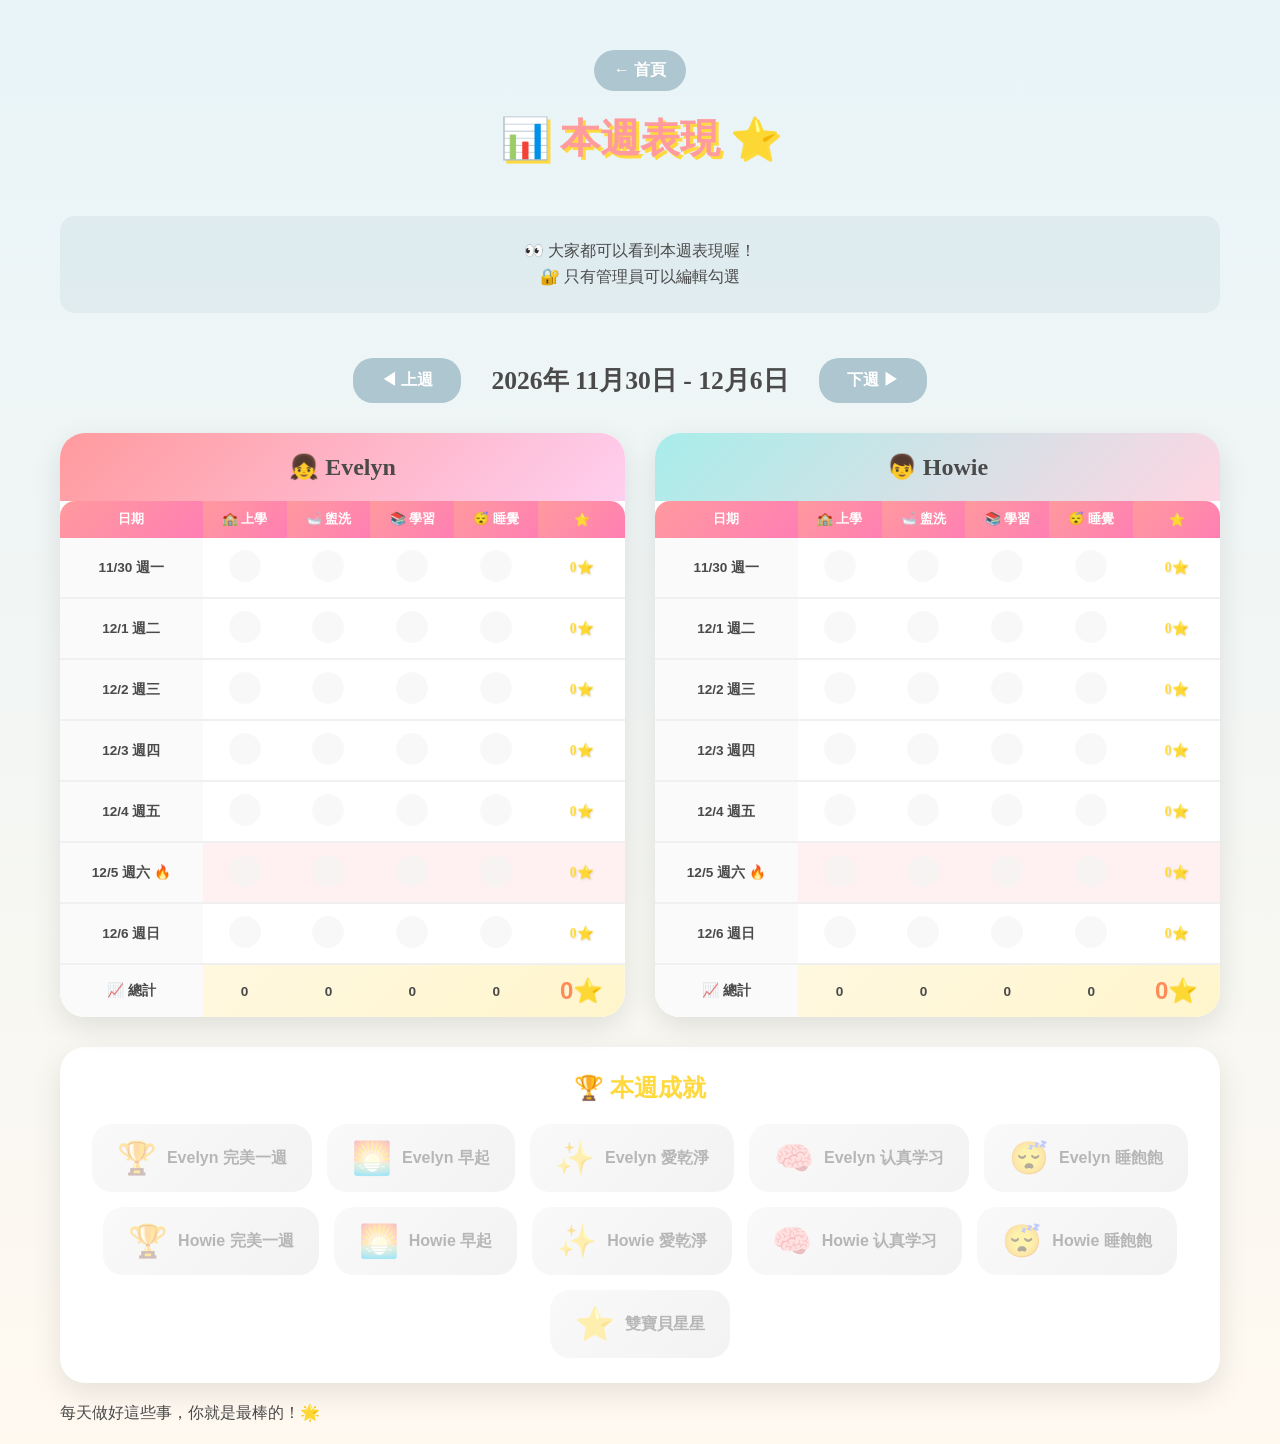
<file: performance.html>
<!DOCTYPE html>
<html lang="zh-TW">
<head>
    <meta charset="UTF-8">
    <meta name="viewport" content="width=device-width, initial-scale=1.0">
    <title>本週表現 - 開心小天地 ✨</title>
    <link rel="stylesheet" href="styles.css">
</head>
<body>
    <div class="ocean-bg">
        <div class="bubble"></div>
        <div class="bubble"></div>
        <div class="bubble"></div>
        <div class="bubble"></div>
    </div>

    <div class="container">
        <header class="header">
            <a href="index.html" class="back-btn">← 首頁</a>
            <h1 class="title">
                <span class="title-icon">📊</span>
                本週表現
                <span class="title-icon">⭐</span>
            </h1>
            <!-- 管理員登入區 -->
            <div id="adminSection" class="admin-section" style="display: none;">
                <span id="adminName"></span>
                <button class="logout-btn" onclick="logout()">🚪 登出</button>
            </div>
        </header>

        <!-- 一般訊息 -->
        <div id="publicMessage" class="public-message">
            <p>👀 大家都可以看到本週表現喔！</p>
            <p id="editPrompt" style="display: none;">🔐 只有管理員可以編輯勾選</p>
        </div>

        <!-- 載入中 -->
        <div id="loading" class="loading">載入中...</div>

        <!-- 顯示的內容 -->
        <main class="content" id="performanceContent" style="display: none;">
            <!-- 週次選擇 -->
            <section class="week-selector">
                <button class="week-nav-btn" onclick="changeWeek(-1)">◀ 上週</button>
                <h2 id="weekTitle">2026年 2月 第1週</h2>
                <button class="week-nav-btn" onclick="changeWeek(1)">下週 ▶</button>
            </section>

            <!-- 兩個小朋友的表現表格 -->
            <section class="performance-tables">
                <!-- Evelyn 表格 -->
                <div class="kid-table">
                    <div class="kid-header evelyn">
                        <h3>👧 Evelyn</h3>
                    </div>
                    <table class="performance-table">
                        <thead>
                            <tr>
                                <th>日期</th>
                                <th>🏫 上學</th>
                                <th>🛁 盥洗</th>
                                <th>📚 學習</th>
                                <th>😴 睡覺</th>
                                <th>⭐</th>
                            </tr>
                        </thead>
                        <tbody id="evelynBody">
                            <!-- JavaScript 會自動生成 -->
                        </tbody>
                        <tfoot>
                            <tr class="total-row">
                                <td>📈 總計</td>
                                <td id="evelynSchool">-</td>
                                <td id="evelynCare">-</td>
                                <td id="evelynStudy">-</td>
                                <td id="evelynSleep">-</td>
                                <td id="evelynTotal">-</td>
                            </tr>
                        </tfoot>
                    </table>
                </div>

                <!-- Howie 表格 -->
                <div class="kid-table">
                    <div class="kid-header howie">
                        <h3>👦 Howie</h3>
                    </div>
                    <table class="performance-table">
                        <thead>
                            <tr>
                                <th>日期</th>
                                <th>🏫 上學</th>
                                <th>🛁 盥洗</th>
                                <th>📚 學習</th>
                                <th>😴 睡覺</th>
                                <th>⭐</th>
                            </tr>
                        </thead>
                        <tbody id="howieBody">
                            <!-- JavaScript 會自動生成 -->
                        </tbody>
                        <tfoot>
                            <tr class="total-row">
                                <td>📈 總計</td>
                                <td id="howieSchool">-</td>
                                <td id="howieCare">-</td>
                                <td id="howieStudy">-</td>
                                <td id="howieSleep">-</td>
                                <td id="howieTotal">-</td>
                            </tr>
                        </tfoot>
                    </table>
                </div>
            </section>

            <!-- 成就區 -->
            <section class="achievements">
                <h2>🏆 本週成就</h2>
                <div id="achievementsContainer" class="achievements-container">
                    <!-- JavaScript 會自動生成 -->
                </div>
            </section>
        </main>

        <footer class="footer">
            <p>每天做好這些事，你就是最棒的！🌟</p>
        </footer>
    </div>

    <script src="script.js"></script>
    <script>
        // 檢查登入狀態
        checkLoginForPerformance();
    </script>
</body>
</html>
</file>
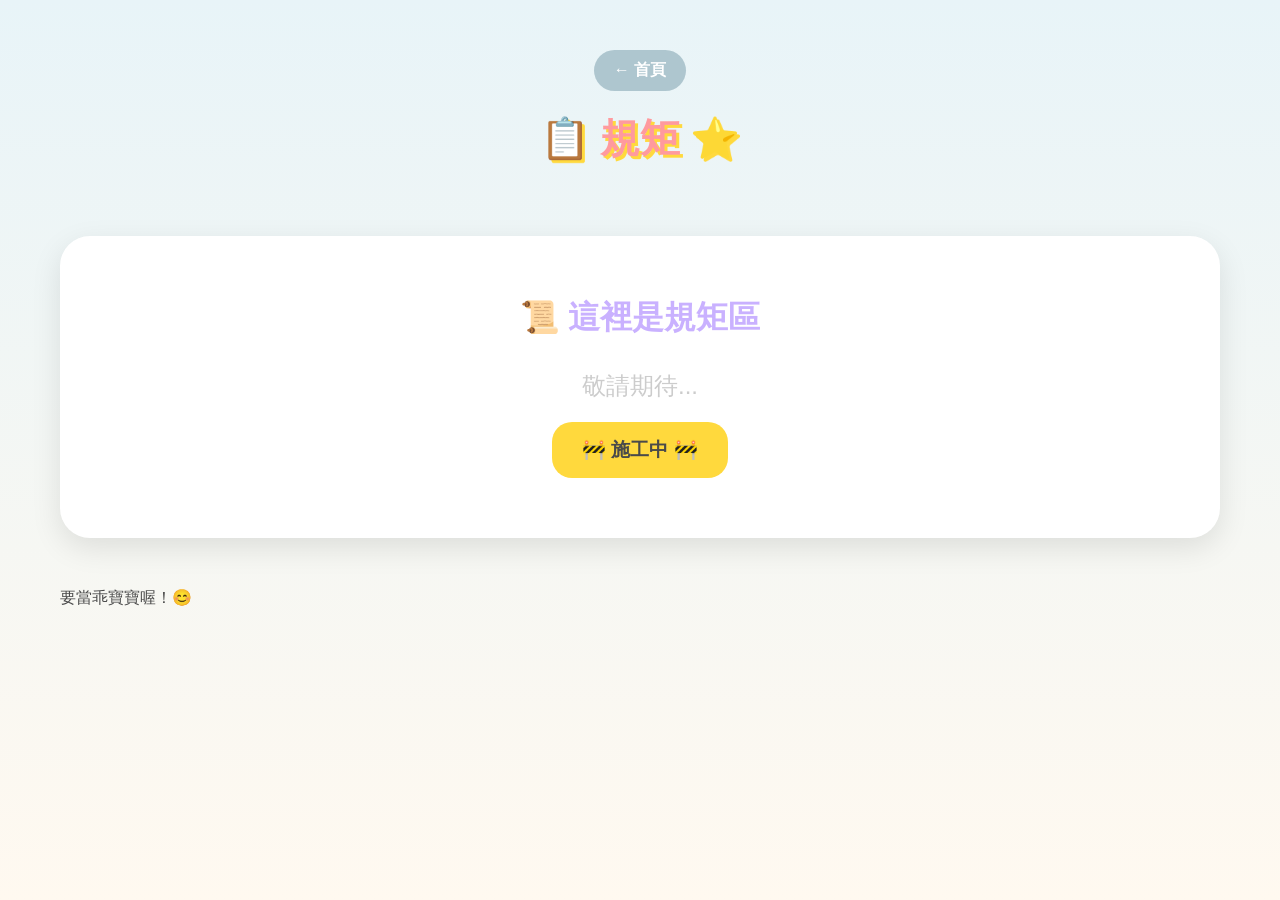
<file: rules.html>
<!DOCTYPE html>
<html lang="zh-TW">
<head>
    <meta charset="UTF-8">
    <meta name="viewport" content="width=device-width, initial-scale=1.0">
    <title>規矩 - 開心小天地 ✨</title>
    <link rel="stylesheet" href="styles.css">
</head>
<body>
    <div class="ocean-bg">
        <div class="bubble"></div>
        <div class="bubble"></div>
        <div class="bubble"></div>
    </div>

    <div class="container">
        <header class="header">
            <a href="index.html" class="back-btn">← 首頁</a>
            <h1 class="title">
                <span class="title-icon">📋</span>
                規矩
                <span class="title-icon">⭐</span>
            </h1>
            <!-- 管理員登入區 -->
            <div id="adminSection" class="admin-section" style="display: none;">
                <span id="adminName"></span>
                <button class="logout-btn" onclick="logout()">🚪 登出</button>
            </div>
        </header>

        <!-- 載入中 -->
        <div id="loading" class="loading">載入中...</div>

        <main class="content" id="rulesContent" style="display: none;">
            <!-- 規矩列表 -->
            <section class="rules-section">
                <div id="rulesDisplay" class="rules-display">
                    <!-- JavaScript 會自動生成 -->
                </div>
            </section>

            <!-- 管理員編輯區 -->
            <section id="adminEditSection" class="rules-edit-section" style="display: none;">
                <h3>🔧 管理員編輯區</h3>
                <div class="edit-form">
                    <div class="form-group">
                        <label>📝 新增規矩</label>
                        <textarea id="newRuleText" class="input-field" rows="3" placeholder="輸入新的規矩..."></textarea>
                    </div>
                    <button class="add-rule-btn" onclick="addRule()">➕ 新增規矩</button>
                </div>
            </section>
        </main>

        <footer class="footer">
            <p>要當乖寶寶喔！😊</p>
        </footer>
    </div>

    <script src="script.js"></script>
    <script>
        // 初始化規矩頁面
        initRulesPage();
    </script>
</body>
</html>
</file>
<file: styles.css>
/* ===== 基礎設定 ===== */
:root {
    --primary-pink: #FF9A9E;
    --primary-blue: #AEC6CF;
    --accent-yellow: #FFD93D;
    --accent-green: #6BCB77;
    --accent-orange: #FF8B5A;
    --accent-purple: #C9B1FF;
    --bg-light: #FFF9F0;
    --text-dark: #4A4A4A;
    --shadow-color: rgba(0, 0, 0, 0.1);
    --font-display: 'Comic Sans MS', ' Chalkboard', cursive;
    --font-body: 'Helvetica Neue', Arial, sans-serif;
}

* {
    margin: 0;
    padding: 0;
    box-sizing: border-box;
}

body {
    font-family: var(--font-body);
    background: linear-gradient(180deg, #E8F4F8 0%, #FFF9F0 100%);
    min-height: 100vh;
    color: var(--text-dark);
    overflow-x: hidden;
}

/* ===== 海洋氣泡背景 ===== */
.ocean-bg {
    position: fixed;
    top: 0;
    left: 0;
    width: 100%;
    height: 100%;
    pointer-events: none;
    z-index: 0;
    overflow: hidden;
}

.bubble {
    position: absolute;
    bottom: -50px;
    background: rgba(174, 198, 207, 0.3);
    border-radius: 50%;
    animation: float-up linear infinite;
}

.bubble:nth-child(1) { width: 20px; height: 20px; left: 10%; animation-duration: 8s; }
.bubble:nth-child(2) { width: 30px; height: 30px; left: 25%; animation-duration: 10s; animation-delay: 1s; }
.bubble:nth-child(3) { width: 15px; height: 15px; left: 50%; animation-duration: 7s; animation-delay: 2s; }
.bubble:nth-child(4) { width: 25px; height: 25px; left: 70%; animation-duration: 9s; animation-delay: 0.5s; }
.bubble:nth-child(5) { width: 35px; height: 35px; left: 85%; animation-duration: 11s; animation-delay: 3s; }

@keyframes float-up {
    0% { transform: translateY(0) scale(1); opacity: 0.6; }
    50% { opacity: 0.4; }
    100% { transform: translateY(-100vh) scale(1.2); opacity: 0; }
}

/* ===== 主容器 ===== */
.container {
    position: relative;
    z-index: 1;
    max-width: 1200px;
    margin: 0 auto;
    padding: 20px;
    min-height: 100vh;
}

/* ===== 頁首 ===== */
.header {
    text-align: center;
    padding: 30px 20px;
    margin-bottom: 20px;
}

.back-btn {
    display: inline-block;
    padding: 10px 20px;
    background: var(--primary-blue);
    color: white;
    text-decoration: none;
    border-radius: 25px;
    font-weight: bold;
    margin-bottom: 20px;
    transition: transform 0.3s, box-shadow 0.3s;
}

.back-btn:hover {
    transform: scale(1.05);
    box-shadow: 0 5px 15px rgba(174, 198, 207, 0.5);
}

.title {
    font-family: var(--font-display);
    font-size: 2.5rem;
    color: var(--primary-pink);
    text-shadow: 3px 3px 0 var(--accent-yellow);
    animation: bounce 2s ease-in-out infinite;
}

@keyframes bounce {
    0%, 100% { transform: translateY(0); }
    50% { transform: translateY(-10px); }
}

.title-icon {
    display: inline-block;
    animation: wiggle 1s ease-in-out infinite;
}

.title-icon:nth-child(2) { animation-delay: 0.2s; }
.title-icon:nth-child(4) { animation-delay: 0.4s; }

@keyframes wiggle {
    0%, 100% { transform: rotate(-5deg); }
    50% { transform: rotate(5deg); }
}

.subtitle {
    font-size: 1.2rem;
    color: var(--primary-blue);
    margin-top: 10px;
}

/* ===== 選單 ===== */
.menu {
    display: grid;
    grid-template-columns: repeat(auto-fit, minmax(280px, 1fr));
    gap: 30px;
    padding: 20px 0;
}

.menu-card {
    position: relative;
    display: block;
    padding: 40px 30px;
    background: white;
    border-radius: 30px;
    text-decoration: none;
    color: var(--text-dark);
    box-shadow: 0 10px 30px var(--shadow-color);
    transition: transform 0.3s, box-shadow 0.3s;
    overflow: hidden;
}

.menu-card::before {
    content: '';
    position: absolute;
    top: 0;
    left: 0;
    right: 0;
    height: 8px;
}

.rules-card::before { background: var(--accent-purple); }
.ledger-card::before { background: var(--accent-green); }
.performance-card::before { background: var(--accent-blue, #4FC3F7); }

.menu-card:hover {
    transform: translateY(-10px) scale(1.02);
    box-shadow: 0 20px 40px var(--shadow-color);
}

.card-icon {
    font-size: 4rem;
    margin-bottom: 15px;
    display: block;
    text-align: center;
    animation: bounce 2s ease-in-out infinite;
}

.card-title {
    font-family: var(--font-display);
    font-size: 1.8rem;
    text-align: center;
    margin-bottom: 10px;
}

.rules-card .card-title { color: var(--accent-purple); }
.ledger-card .card-title { color: var(--accent-green); }
.performance-card .card-title { color: #4FC3F7; }

.card-desc {
    text-align: center;
    color: #888;
    font-size: 1rem;
}

.card-decoration {
    position: absolute;
    bottom: -30px;
    right: -30px;
    width: 100px;
    height: 100px;
    border-radius: 50%;
    opacity: 0.2;
}

.rules-card .card-decoration { background: var(--accent-purple); }
.ledger-card .card-decoration { background: var(--accent-green); }
.performance-card .card-decoration { background: #4FC3F7; }
.games-card::before { background: var(--accent-orange); }
.games-card .card-title { color: var(--accent-orange); }
.games-card .card-decoration { background: var(--accent-orange); }

/* ===== 內容區域 ===== */
.content {
    padding: 20px 0;
}

/* ===== 規矩模板 ===== */
.rules-template {
    background: white;
    padding: 60px 40px;
    border-radius: 30px;
    text-align: center;
    box-shadow: 0 10px 30px var(--shadow-color);
}

.rules-template h2 {
    font-family: var(--font-display);
    color: var(--accent-purple);
    font-size: 2rem;
    margin-bottom: 30px;
}

.placeholder-text {
    font-size: 1.5rem;
    color: #ccc;
    margin-bottom: 20px;
}

.construction {
    display: inline-block;
    padding: 15px 30px;
    background: var(--accent-yellow);
    border-radius: 20px;
    font-weight: bold;
    font-size: 1.2rem;
    animation: pulse 1.5s ease-in-out infinite;
}

@keyframes pulse {
    0%, 100% { transform: scale(1); }
    50% { transform: scale(1.05); }
}

/* ===== 記帳表單 ===== */
.add-record {
    background: white;
    padding: 30px;
    border-radius: 25px;
    margin-bottom: 25px;
    box-shadow: 0 8px 25px var(--shadow-color);
}

.add-record h2 {
    font-family: var(--font-display);
    color: var(--accent-green);
    margin-bottom: 20px;
    font-size: 1.5rem;
}

.form-group {
    margin-bottom: 20px;
}

.form-group label {
    display: block;
    font-weight: bold;
    margin-bottom: 8px;
    color: var(--text-dark);
}

.input-field {
    width: 100%;
    padding: 15px 20px;
    border: 3px solid var(--primary-blue);
    border-radius: 15px;
    font-size: 1.1rem;
    transition: border-color 0.3s, box-shadow 0.3s;
}

.input-field:focus {
    outline: none;
    border-color: var(--accent-green);
    box-shadow: 0 0 15px rgba(107, 203, 119, 0.3);
}

.type-buttons {
    display: flex;
    gap: 15px;
}

.type-btn {
    flex: 1;
    padding: 15px;
    border: 3px solid #ddd;
    border-radius: 15px;
    font-size: 1.1rem;
    font-weight: bold;
    cursor: pointer;
    transition: all 0.3s;
    background: white;
}

.type-btn.active {
    transform: scale(1.05);
}

.income-btn.active {
    border-color: var(--accent-green);
    background: rgba(107, 203, 119, 0.2);
    color: var(--accent-green);
}

.expense-btn.active {
    border-color: var(--accent-orange);
    background: rgba(255, 139, 90, 0.2);
    color: var(--accent-orange);
}

.add-btn {
    width: 100%;
    padding: 18px;
    background: linear-gradient(135deg, var(--accent-green), #4CAF50);
    color: white;
    border: none;
    border-radius: 20px;
    font-size: 1.3rem;
    font-weight: bold;
    cursor: pointer;
    transition: transform 0.3s, box-shadow 0.3s;
    box-shadow: 0 5px 20px rgba(107, 203, 119, 0.4);
}

.add-btn:hover {
    transform: translateY(-3px);
    box-shadow: 0 10px 30px rgba(107, 203, 119, 0.5);
}

.add-btn:active {
    transform: translateY(0);
}

/* ===== 餘額卡片 ===== */
.balance-section {
    margin-bottom: 25px;
}

.balance-card {
    background: linear-gradient(135deg, var(--accent-yellow), #FFC107);
    padding: 30px;
    border-radius: 25px;
    text-align: center;
    box-shadow: 0 8px 25px rgba(255, 217, 61, 0.4);
}

.balance-label {
    display: block;
    font-size: 1.2rem;
    font-weight: bold;
    margin-bottom: 10px;
    color: #8B6914;
}

.balance-amount {
    display: block;
    font-family: var(--font-display);
    font-size: 3rem;
    color: #5D4E0B;
}

/* ===== 記錄列表 ===== */
.records-list {
    background: white;
    padding: 25px;
    border-radius: 25px;
    box-shadow: 0 8px 25px var(--shadow-color);
}

.records-list h2 {
    font-family: var(--font-display);
    color: var(--primary-pink);
    margin-bottom: 20px;
    font-size: 1.5rem;
}

.records-container {
    display: flex;
    flex-direction: column;
    gap: 15px;
}

.empty-message {
    text-align: center;
    color: #aaa;
    font-size: 1.1rem;
    padding: 30px;
}

.record-item {
    display: flex;
    align-items: center;
    padding: 20px;
    border-radius: 18px;
    animation: slideIn 0.3s ease-out;
}

@keyframes slideIn {
    from {
        opacity: 0;
        transform: translateX(-20px);
    }
    to {
        opacity: 1;
        transform: translateX(0);
    }
}

.record-item.income {
    background: rgba(107, 203, 119, 0.15);
    border-left: 5px solid var(--accent-green);
}

.record-item.expense {
    background: rgba(255, 139, 90, 0.15);
    border-left: 5px solid var(--accent-orange);
}

.record-date {
    font-weight: bold;
    color: #888;
    margin-right: 15px;
    font-size: 0.9rem;
}

.record-type {
    font-size: 1.5rem;
    margin-right: 12px;
}

.record-amount {
    font-family: var(--font-display);
    font-size: 1.4rem;
    font-weight: bold;
    margin-left: auto;
}

.record-item.income .record-amount {
    color: var(--accent-green);
}

.record-item.expense .record-amount {
    color: var(--accent-orange);
}

.record-delete {
    margin-left: 15px;
    background: none;
    border: none;
    font-size: 1.2rem;
    cursor: pointer;
    opacity: 0.5;
    transition: opacity 0.3s;
}

.record-delete:hover {
    opacity: 1;
}

/* ===== 右上角用戶區域 ===== */
.header-user {
    position: absolute;
    top: 20px;
    right: 20px;
    display: flex;
    align-items: center;
    gap: 10px;
    z-index: 100;
}

.logged-out {
    display: flex;
    gap: 10px;
}

.header-login-btn {
    padding: 10px 25px;
    background: var(--primary-pink);
    color: white;
    text-decoration: none;
    border-radius: 20px;
    font-weight: bold;
    font-size: 0.95rem;
    transition: transform 0.2s, box-shadow 0.2s;
}

.header-login-btn:hover {
    transform: scale(1.05);
    box-shadow: 0 5px 15px rgba(255, 154, 158, 0.5);
}

.logged-in {
    display: flex;
    align-items: center;
    gap: 12px;
    padding: 8px 15px;
    background: rgba(255, 255, 255, 0.9);
    border-radius: 25px;
    box-shadow: 0 4px 15px var(--shadow-color);
}

.logged-in span {
    font-weight: bold;
    color: var(--primary-pink);
    font-size: 0.95rem;
}

.header-logout-btn {
    padding: 8px 16px;
    background: var(--primary-blue);
    color: white;
    border: none;
    border-radius: 15px;
    font-size: 0.85rem;
    cursor: pointer;
    transition: transform 0.2s, background 0.2s;
}

.header-logout-btn:hover {
    background: #8fb8c9;
    transform: scale(1.05);
}

/* ===== 使用者資訊（舊版） ===== */
.user-info {
    display: flex;
    align-items: center;
    justify-content: center;
    gap: 15px;
    margin-top: 15px;
    padding: 10px 20px;
    background: rgba(255, 255, 255, 0.8);
    border-radius: 20px;
    box-shadow: 0 4px 15px var(--shadow-color);
}

.user-info span {
    font-weight: bold;
    color: var(--primary-pink);
    font-size: 1.1rem;
}

.logout-btn {
    padding: 8px 16px;
    background: var(--primary-blue);
    color: white;
    border: none;
    border-radius: 15px;
    font-size: 0.9rem;
    cursor: pointer;
    transition: transform 0.2s, background 0.2s;
}

.logout-btn:hover {
    background: #8fb8c9;
    transform: scale(1.05);
}

/* ===== 公開訊息 ===== */
.public-message {
    text-align: center;
    padding: 20px;
    background: rgba(174, 198, 207, 0.2);
    border-radius: 15px;
    margin-bottom: 25px;
    color: var(--text-dark);
}

.public-message p {
    margin: 5px 0;
    font-size: 1rem;
}

/* ===== 載入中 ===== */
.loading {
    text-align: center;
    padding: 40px;
    font-size: 1.2rem;
    color: var(--primary-blue);
}

/* ===== 管理員區域 ===== */
.admin-section {
    display: flex;
    align-items: center;
    justify-content: center;
    gap: 15px;
    margin-top: 15px;
    padding: 10px 20px;
    background: rgba(255, 154, 158, 0.2);
    border-radius: 20px;
    box-shadow: 0 4px 15px var(--shadow-color);
}

.admin-section span {
    font-weight: bold;
    color: var(--primary-pink);
    font-size: 1.1rem;
}

/* ===== 登入提示 ===== */
.login-prompt {
    text-align: center;
    padding: 40px 20px;
}

.login-box {
    display: inline-block;
    background: white;
    padding: 40px;
    border-radius: 30px;
    box-shadow: 0 10px 30px var(--shadow-color);
}

.login-box p {
    font-size: 1.2rem;
    margin-bottom: 20px;
    color: var(--text-dark);
}

.login-btn {
    display: inline-block;
    padding: 15px 40px;
    background: linear-gradient(135deg, var(--primary-pink), #FF7EB3);
    color: white;
    text-decoration: none;
    border-radius: 25px;
    font-weight: bold;
    font-size: 1.2rem;
    transition: transform 0.3s, box-shadow 0.3s;
    box-shadow: 0 5px 20px rgba(255, 154, 158, 0.4);
}

.login-btn:hover {
    transform: scale(1.05);
    box-shadow: 0 10px 30px rgba(255, 154, 158, 0.5);
}

/* ===== 管理員快速登入 ===== */
.admin-quick-login {
    display: flex;
    justify-content: center;
    padding: 20px 0;
}

.admin-box {
    background: linear-gradient(135deg, rgba(255, 154, 158, 0.2), rgba(174, 198, 207, 0.2));
    padding: 25px;
    border-radius: 20px;
    text-align: center;
    border: 3px dashed var(--primary-pink);
}

.admin-box h3 {
    font-family: var(--font-display);
    color: var(--primary-pink);
    margin-bottom: 15px;
}

.admin-quick-btn {
    padding: 15px 30px;
    background: linear-gradient(135deg, var(--primary-pink), #FF7EB3);
    color: white;
    border: none;
    border-radius: 20px;
    font-size: 1.1rem;
    font-weight: bold;
    cursor: pointer;
    transition: transform 0.3s, box-shadow 0.3s;
}

.admin-quick-btn:hover {
    transform: scale(1.05);
    box-shadow: 0 5px 20px rgba(255, 154, 158, 0.5);
}

.admin-hint {
    margin-top: 10px;
    font-size: 0.85rem;
    color: #888;
}

/* ===== 登入/註冊表單 ===== */
.auth-section {
    display: flex;
    justify-content: center;
    padding: 20px 0;
}

.auth-box {
    background: white;
    padding: 40px;
    border-radius: 30px;
    box-shadow: 0 10px 30px var(--shadow-color);
    width: 100%;
    max-width: 400px;
}

.auth-box h2 {
    font-family: var(--font-display);
    text-align: center;
    margin-bottom: 30px;
    font-size: 1.8rem;
}

.auth-box .form-group {
    margin-bottom: 20px;
}

.auth-box .form-group label {
    display: block;
    font-weight: bold;
    margin-bottom: 8px;
    color: var(--text-dark);
}

.auth-btn {
    width: 100%;
    padding: 18px;
    border: none;
    border-radius: 20px;
    font-size: 1.3rem;
    font-weight: bold;
    cursor: pointer;
    transition: transform 0.3s, box-shadow 0.3s;
    margin-top: 10px;
}

.login-auth-btn {
    background: linear-gradient(135deg, var(--accent-green), #4CAF50);
    color: white;
    box-shadow: 0 5px 20px rgba(107, 203, 119, 0.4);
}

.login-auth-btn:hover {
    transform: translateY(-3px);
    box-shadow: 0 10px 30px rgba(107, 203, 119, 0.5);
}

.register-auth-btn {
    background: linear-gradient(135deg, var(--primary-pink), #FF7EB3);
    color: white;
    box-shadow: 0 5px 20px rgba(255, 154, 158, 0.4);
}

.register-auth-btn:hover {
    transform: translateY(-3px);
    box-shadow: 0 10px 30px rgba(255, 154, 158, 0.5);
}

.auth-switch {
    text-align: center;
    margin-top: 20px;
    color: #888;
}

.auth-switch a {
    color: var(--primary-blue);
    font-weight: bold;
    text-decoration: none;
}

.auth-switch a:hover {
    text-decoration: underline;
}

/* ===== 認證訊息 ===== */
.auth-message {
    text-align: center;
    padding: 15px 25px;
    border-radius: 15px;
    margin: 20px auto;
    max-width: 400px;
    font-weight: bold;
}

.auth-message.success {
    background: rgba(107, 203, 119, 0.2);
    color: var(--accent-green);
    border: 2px solid var(--accent-green);
}

.auth-message.error {
    background: rgba(255, 139, 90, 0.2);
    color: var(--accent-orange);
    border: 2px solid var(--accent-orange);
}

/* ===== Toast 訊息 ===== */
@keyframes fadeInOut {
    0% { opacity: 0; transform: translate(-50%, -50%) scale(0.8); }
    20% { opacity: 1; transform: translate(-50%, -50%) scale(1); }
    80% { opacity: 1; transform: translate(-50%, -50%) scale(1); }
    100% { opacity: 0; transform: translate(-50%, -50%) scale(0.8); }
}

/* ===== 週次選擇 ===== */
.week-selector {
    display: flex;
    align-items: center;
    justify-content: center;
    gap: 30px;
    margin-bottom: 30px;
}

.week-nav-btn {
    padding: 12px 28px;
    background: var(--primary-blue);
    color: white;
    border: none;
    border-radius: 20px;
    font-size: 1rem;
    font-weight: bold;
    cursor: pointer;
    transition: transform 0.2s, background 0.2s;
    white-space: nowrap;
}

.week-nav-btn:hover {
    background: #8fb8c9;
    transform: scale(1.05);
}

.week-selector h2 {
    font-family: var(--font-display);
    font-size: 1.6rem;
    color: var(--text-dark);
    white-space: nowrap;
}

/* ===== 表現表格 ===== */
.performance-table-section {
    background: white;
    padding: 25px;
    border-radius: 25px;
    box-shadow: 0 10px 30px var(--shadow-color);
    overflow-x: auto;
    margin-bottom: 25px;
}

/* ===== 兩個小朋友表格 ===== */
.performance-tables {
    display: grid;
    grid-template-columns: repeat(2, 1fr);
    gap: 30px;
    margin-bottom: 30px;
}

.kid-table {
    background: white;
    border-radius: 25px;
    overflow: hidden;
    box-shadow: 0 10px 30px var(--shadow-color);
}

.kid-header {
    padding: 20px;
    text-align: center;
}

.kid-header h3 {
    font-family: var(--font-display);
    font-size: 1.5rem;
    margin: 0;
}

.kid-header.evelyn {
    background: linear-gradient(135deg, #FF9A9E, #FECFEF);
}

.kid-header.howie {
    background: linear-gradient(135deg, #A8EDEA, #FED6E3);
}

.kid-table .performance-table {
    width: 100%;
    min-width: unset;
}

.kid-table .performance-table th,
.kid-table .performance-table td {
    padding: 12px 6px;
    font-size: 0.85rem;
    white-space: nowrap;
}

.kid-table .performance-table th {
    font-size: 0.8rem;
    padding: 10px 4px;
}

.kid-table .performance-table td:first-child {
    min-width: 80px;
}

.kid-table .checkbox {
    width: 32px;
    height: 32px;
    font-size: 1.2rem;
}

.kid-table .count-cell {
    font-size: 1.1rem;
}

/* 響應式：手機上改為單欄 */
@media (max-width: 900px) {
    .performance-tables {
        grid-template-columns: 1fr;
    }

    .kid-table {
        overflow-x: auto;
    }

    .kid-table .performance-table {
        min-width: 450px;
    }
}

/* ===== 通用表格樣式 ===== */
.performance-table {
    width: 100%;
    border-collapse: collapse;
}

.performance-table th {
    padding: 15px 10px;
    background: linear-gradient(135deg, var(--primary-pink), #FF7EB3);
    color: white;
    font-weight: bold;
    text-align: center;
    font-size: 0.95rem;
    white-space: nowrap;
}

.performance-table th:first-child {
    border-radius: 15px 0 0 0;
}

.performance-table th:last-child {
    border-radius: 0 15px 0 0;
}

.performance-table td {
    padding: 15px 10px;
    text-align: center;
    border-bottom: 2px solid #f0f0f0;
    font-size: 1rem;
}

.performance-table td:first-child {
    font-weight: bold;
    color: var(--text-dark);
    background: #fafafa;
}

.performance-table tbody tr {
    transition: background 0.2s;
}

.performance-table tbody tr:hover {
    background: #fff5f5;
}

.performance-table tbody tr.today {
    background: rgba(255, 154, 158, 0.15);
}

/* 勾選框樣式 */
.checkbox-cell {
    cursor: pointer;
}

.checkbox {
    display: inline-flex;
    align-items: center;
    justify-content: center;
    width: 40px;
    height: 40px;
    background: #f5f5f5;
    border-radius: 50%;
    font-size: 1.5rem;
    transition: all 0.3s;
    border: 3px solid transparent;
}

.checkbox:hover {
    background: #eee;
    transform: scale(1.1);
}

.checkbox.checked {
    background: var(--accent-green);
    border-color: #4CAF50;
}

.checkbox.checked::after {
    content: '✓';
    color: white;
    font-weight: bold;
    font-size: 1.3rem;
}

/* 唯讀模式 */
.checkbox-cell.readonly {
    cursor: default;
}

.checkbox-cell.readonly .checkbox {
    opacity: 0.6;
}

.checkbox-cell.readonly .checkbox.checked {
    opacity: 1;
}

/* 勾勾數統計 */
.count-cell {
    font-family: var(--font-display);
    font-size: 1.4rem;
    font-weight: bold;
    color: var(--accent-yellow);
    text-shadow: 1px 1px 2px rgba(0,0,0,0.1);
}

/* 總計列 */
.total-row {
    background: linear-gradient(135deg, #FFF9E6, #FFF5CC);
}

.total-row td {
    font-weight: bold;
    font-size: 1.1rem;
    border-bottom: none;
}

.total-row td:last-child {
    color: var(--accent-orange);
    font-size: 1.5rem;
}

/* ===== 成就區 ===== */
.achievements {
    background: white;
    padding: 25px;
    border-radius: 25px;
    box-shadow: 0 10px 30px var(--shadow-color);
}

.achievements h2 {
    font-family: var(--font-display);
    color: var(--accent-yellow);
    margin-bottom: 20px;
    font-size: 1.5rem;
    text-align: center;
}

.achievements-container {
    display: flex;
    flex-wrap: wrap;
    justify-content: center;
    gap: 15px;
}

.achievement-badge {
    display: flex;
    align-items: center;
    gap: 10px;
    padding: 15px 25px;
    background: linear-gradient(135deg, #f0f0f0, #e0e0e0);
    border-radius: 20px;
    font-weight: bold;
    opacity: 0.4;
    transition: all 0.3s;
}

.achievement-badge.unlocked {
    opacity: 1;
    background: linear-gradient(135deg, var(--accent-yellow), #FFC107);
    box-shadow: 0 5px 20px rgba(255, 217, 61, 0.4);
    transform: scale(1.05);
}

.achievement-icon {
    font-size: 2rem;
}

/* ===== 規矩頁面 ===== */
.rules-section {
    margin-bottom: 30px;
}

.rules-list {
    display: flex;
    flex-direction: column;
    gap: 15px;
}

.rule-item {
    display: flex;
    align-items: center;
    gap: 15px;
    padding: 20px 25px;
    background: white;
    border-radius: 20px;
    box-shadow: 0 5px 20px var(--shadow-color);
    transition: transform 0.2s;
}

.rule-item:hover {
    transform: translateX(5px);
}

.rule-number {
    display: flex;
    align-items: center;
    justify-content: center;
    width: 45px;
    height: 45px;
    background: linear-gradient(135deg, var(--accent-purple), #9B59B6);
    color: white;
    font-weight: bold;
    font-size: 1.3rem;
    border-radius: 50%;
    flex-shrink: 0;
}

.rule-text {
    flex: 1;
    font-size: 1.2rem;
    line-height: 1.5;
    color: var(--text-dark);
}

.rule-delete-btn {
    padding: 10px 15px;
    background: rgba(255, 139, 90, 0.2);
    border: none;
    border-radius: 15px;
    cursor: pointer;
    transition: all 0.2s;
}

.rule-delete-btn:hover {
    background: var(--accent-orange);
    transform: scale(1.1);
}

/* ===== 規矩編輯區 ===== */
.rules-edit-section {
    background: white;
    padding: 30px;
    border-radius: 25px;
    box-shadow: 0 10px 30px var(--shadow-color);
    margin-top: 30px;
}

.rules-edit-section h3 {
    font-family: var(--font-display);
    color: var(--primary-pink);
    margin-bottom: 20px;
    font-size: 1.4rem;
}

.edit-form {
    display: flex;
    flex-direction: column;
    gap: 15px;
}

.edit-form .form-group {
    margin-bottom: 0;
}

.edit-form textarea {
    resize: vertical;
    min-height: 100px;
}

.add-rule-btn {
    padding: 18px;
    background: linear-gradient(135deg, var(--accent-purple), #9B59B6);
    color: white;
    border: none;
    border-radius: 20px;
    font-size: 1.2rem;
    font-weight: bold;
    cursor: pointer;
    transition: transform 0.3s, box-shadow 0.3s;
}

.add-rule-btn:hover {
    transform: translateY(-3px);
    box-shadow: 0 10px 30px rgba(155, 89, 182, 0.4);
}

/* ===== 小遊戲區 ===== */
.game-menu {
    display: grid;
    grid-template-columns: repeat(auto-fit, minmax(280px, 1fr));
    gap: 30px;
    padding: 20px 0;
}

.game-card {
    position: relative;
    display: block;
    padding: 40px 30px;
    background: white;
    border-radius: 30px;
    text-align: center;
    box-shadow: 0 10px 30px var(--shadow-color);
    transition: transform 0.3s, box-shadow 0.3s;
}

.game-card.active {
    cursor: pointer;
}

.game-card.active:hover {
    transform: translateY(-10px) scale(1.02);
    box-shadow: 0 20px 40px var(--shadow-color);
}

.game-card.coming-soon {
    opacity: 0.6;
}

.game-icon {
    font-size: 5rem;
    margin-bottom: 15px;
    display: block;
}

.game-card h2 {
    font-family: var(--font-display);
    font-size: 1.8rem;
    color: var(--accent-orange);
    margin-bottom: 10px;
}

.game-card p {
    color: #888;
    font-size: 1rem;
    margin-bottom: 15px;
}

.play-btn {
    padding: 15px 40px;
    background: linear-gradient(135deg, var(--accent-orange), #FF6B35);
    color: white;
    border: none;
    border-radius: 25px;
    font-size: 1.2rem;
    font-weight: bold;
    cursor: pointer;
    transition: transform 0.3s, box-shadow 0.3s;
}

.play-btn:hover {
    transform: scale(1.05);
    box-shadow: 0 10px 30px rgba(255, 139, 90, 0.5);
}

/* ===== 打地鼠遊戲 ===== */
.game-info {
    display: flex;
    justify-content: center;
    gap: 40px;
    margin-bottom: 30px;
}

.info-item {
    display: flex;
    flex-direction: column;
    align-items: center;
    gap: 5px;
    padding: 20px 40px;
    background: white;
    border-radius: 20px;
    box-shadow: 0 5px 20px var(--shadow-color);
}

.info-label {
    font-size: 1rem;
    color: #888;
}

.info-value {
    font-family: var(--font-display);
    font-size: 2.5rem;
    color: var(--accent-orange);
}

.game-area {
    display: flex;
    justify-content: center;
    margin-bottom: 30px;
}

.mole-board {
    display: grid;
    grid-template-columns: repeat(3, 1fr);
    gap: 20px;
    padding: 30px;
    background: linear-gradient(135deg, #8B4513, #A0522D);
    border-radius: 30px;
    box-shadow: 0 10px 30px rgba(139, 69, 19, 0.4);
}

.mole-hole {
    position: relative;
    width: 100px;
    height: 100px;
    background: radial-gradient(ellipse at center, #3E2723 0%, #1a0f0a 100%);
    border-radius: 50%;
    overflow: hidden;
    cursor: pointer;
}

.mole-hole::after {
    content: '';
    position: absolute;
    bottom: 0;
    left: 0;
    right: 0;
    height: 20px;
    background: rgba(0, 0, 0, 0.3);
    border-radius: 0 0 50% 50%;
}

.mole {
    position: absolute;
    bottom: -80px;
    left: 50%;
    transform: translateX(-50%);
    width: 70px;
    height: 80px;
    background: radial-gradient(circle at 30% 30%, #D2691E, #8B4513);
    border-radius: 35px 35px 20px 20px;
    transition: bottom 0.15s ease-out;
    pointer-events: none;
}

.mole::before {
    content: '';
    position: absolute;
    top: 25px;
    left: 15px;
    width: 12px;
    height: 12px;
    background: white;
    border-radius: 50%;
    box-shadow: 28px 0 0 white;
}

.mole::after {
    content: '🐹';
    position: absolute;
    top: 45px;
    left: 50%;
    transform: translateX(-50%);
    font-size: 20px;
}

.mole-hole.active .mole {
    bottom: 10px;
}

.mole-hole.hit {
    animation: hitEffect 0.2s ease-out;
}

@keyframes hitEffect {
    0% { transform: scale(1); }
    50% { transform: scale(0.9); }
    100% { transform: scale(1); }
}

.game-controls {
    text-align: center;
}

.start-game-btn {
    padding: 20px 60px;
    background: linear-gradient(135deg, var(--accent-orange), #FF6B35);
    color: white;
    border: none;
    border-radius: 30px;
    font-size: 1.5rem;
    font-weight: bold;
    cursor: pointer;
    transition: transform 0.3s, box-shadow 0.3s;
    box-shadow: 0 10px 30px rgba(255, 139, 90, 0.4);
}

.start-game-btn:hover {
    transform: scale(1.05);
    box-shadow: 0 15px 40px rgba(255, 139, 90, 0.5);
}

.start-game-btn:disabled {
    background: #ccc;
    cursor: not-allowed;
    transform: none;
    box-shadow: none;
}

/* 遊戲結束畫面 */
.game-over {
    position: fixed;
    top: 0;
    left: 0;
    width: 100%;
    height: 100%;
    background: rgba(0, 0, 0, 0.8);
    display: flex;
    align-items: center;
    justify-content: center;
    z-index: 1000;
}

.game-over-content {
    background: white;
    padding: 50px;
    border-radius: 30px;
    text-align: center;
    animation: popIn 0.3s ease-out;
}

@keyframes popIn {
    0% { transform: scale(0.5); opacity: 0; }
    100% { transform: scale(1); opacity: 1; }
}

.game-over-content h2 {
    font-family: var(--font-display);
    font-size: 2.5rem;
    color: var(--accent-orange);
    margin-bottom: 20px;
}

.final-score {
    font-size: 1.5rem;
    margin-bottom: 15px;
}

.final-score span {
    font-family: var(--font-display);
    font-size: 3rem;
    color: var(--accent-orange);
}

.encouragement {
    font-size: 1.2rem;
    color: #888;
    margin-bottom: 30px;
}

.play-again-btn,
.back-btn-small {
    display: block;
    width: 100%;
    padding: 18px;
    margin-bottom: 15px;
    border: none;
    border-radius: 20px;
    font-size: 1.2rem;
    font-weight: bold;
    cursor: pointer;
    transition: transform 0.3s;
}

.play-again-btn {
    background: linear-gradient(135deg, var(--accent-orange), #FF6B35);
    color: white;
}

.back-btn-small {
    background: #f0f0f0;
    color: #888;
}

.play-again-btn:hover,
.back-btn-small:hover {
    transform: scale(1.02);
}

/* ===== RWD ===== */
@media (max-width: 600px) {
    .title {
        font-size: 1.8rem;
    }

    .menu {
        grid-template-columns: 1fr;
    }

    .menu-card {
        padding: 30px 20px;
    }

    .card-icon {
        font-size: 3rem;
    }

    .card-title {
        font-size: 1.5rem;
    }

    .balance-amount {
        font-size: 2.2rem;
    }

    .auth-box {
        padding: 30px 20px;
    }

    .user-info {
        flex-direction: column;
        gap: 10px;
    }

    .header-user {
        position: relative;
        top: 0;
        right: 0;
        justify-content: center;
        margin-bottom: 20px;
    }

    .logged-out {
        flex-direction: column;
        width: 100%;
    }

    .header-login-btn,
    .header-admin-btn {
        text-align: center;
        width: 100%;
    }

    .logged-in {
        width: 100%;
        justify-content: center;
    }
}
</file>
